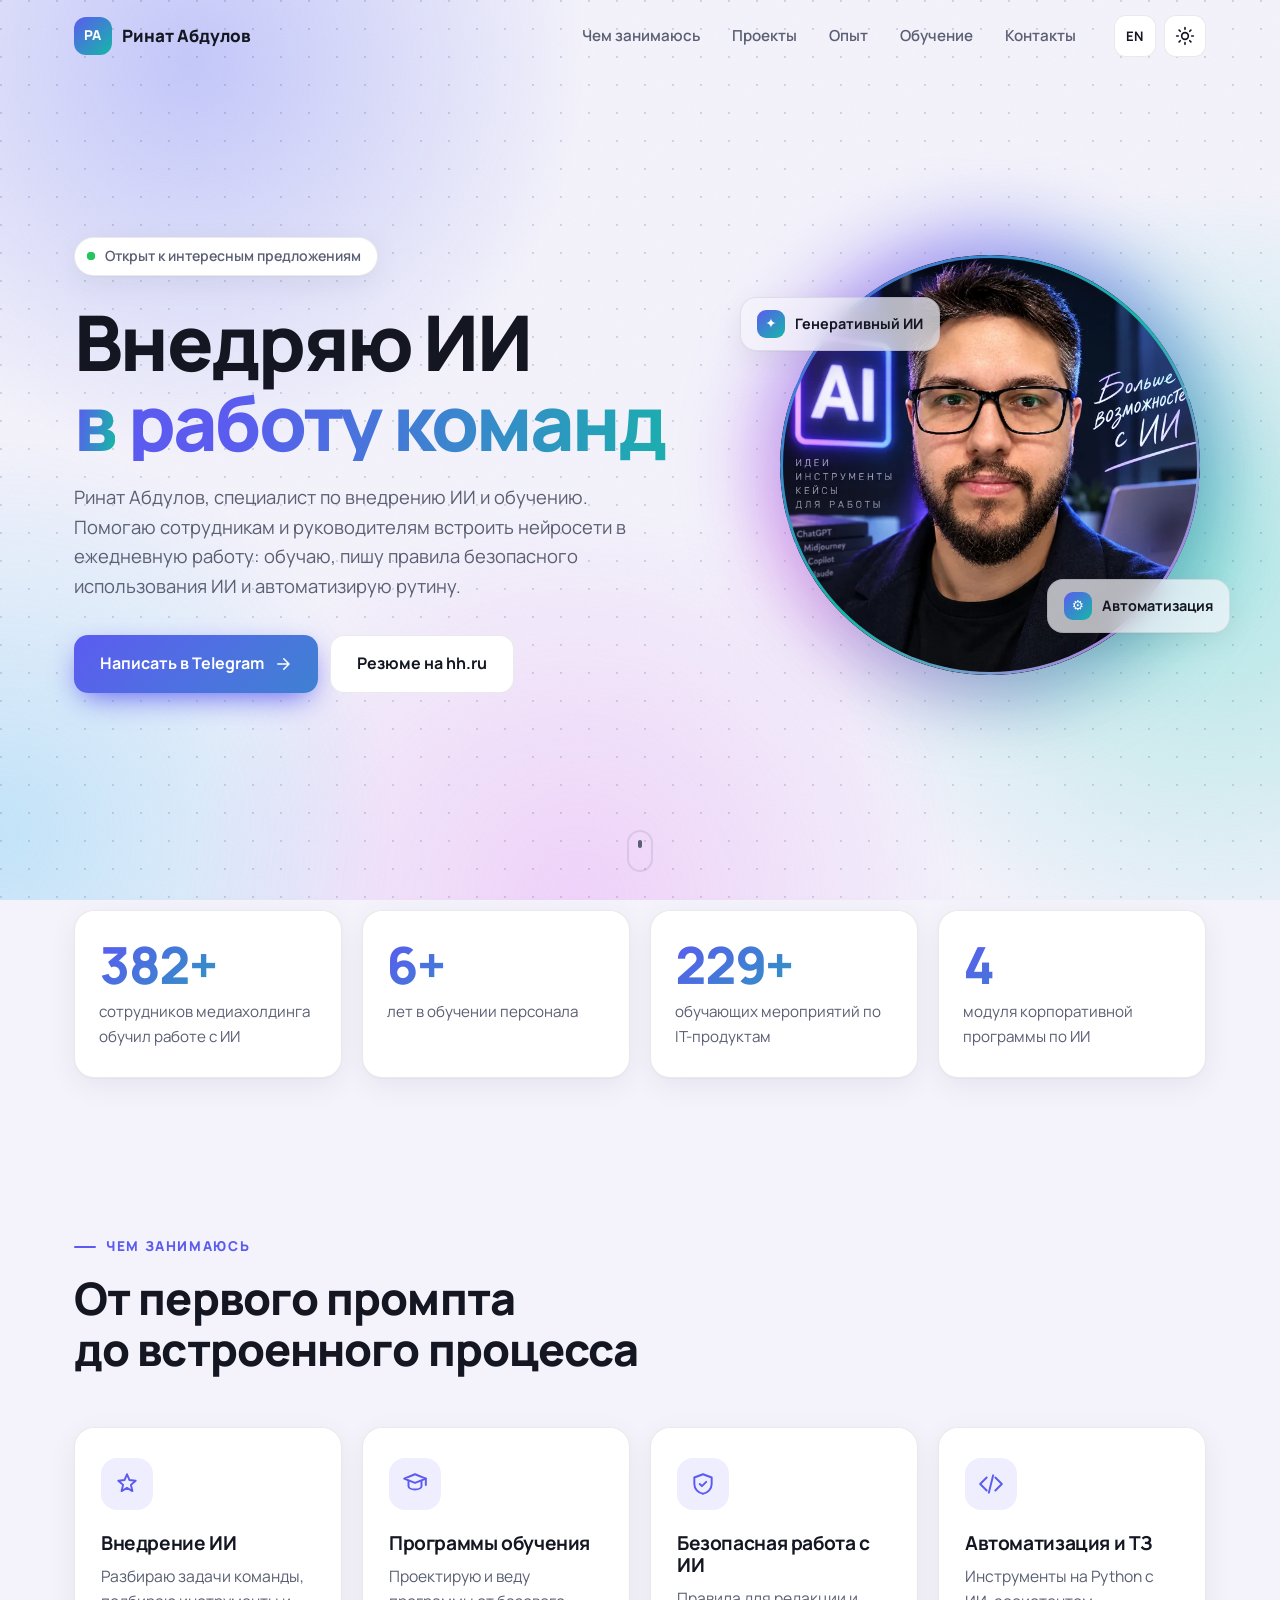
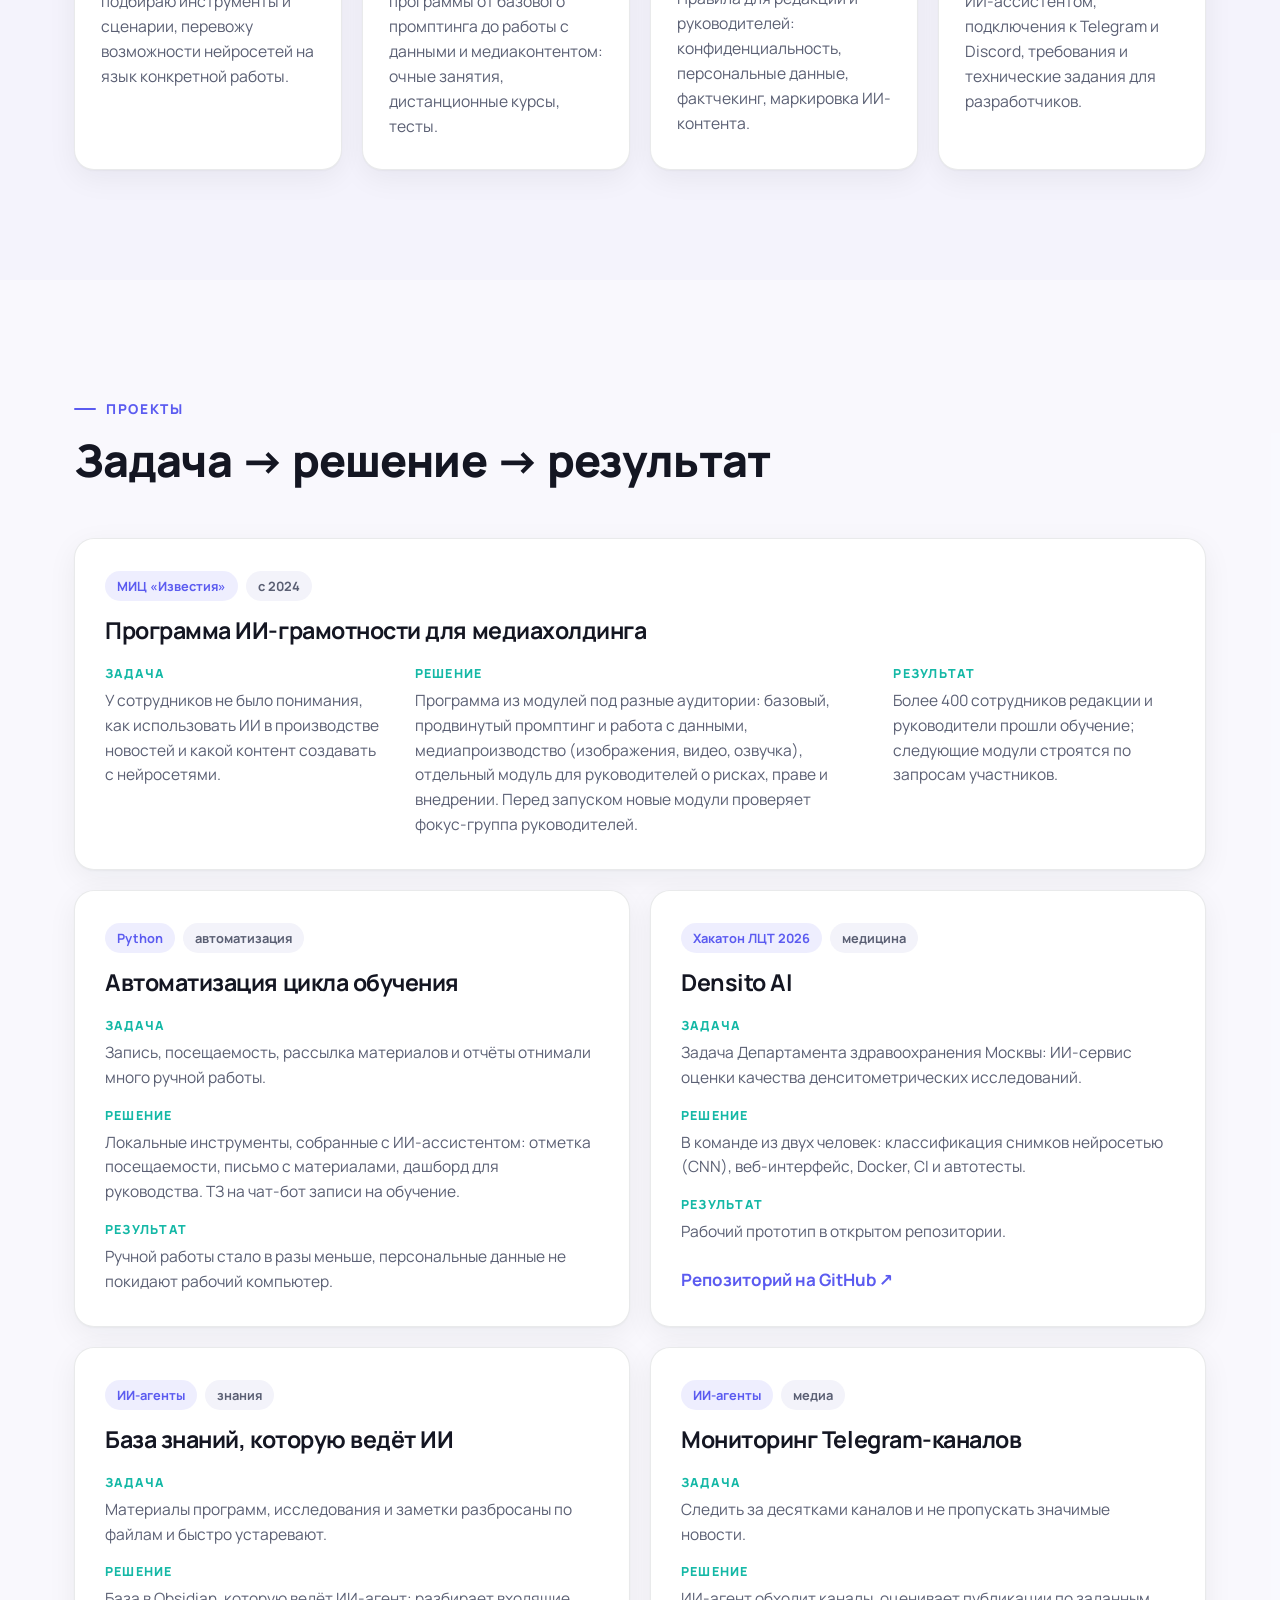
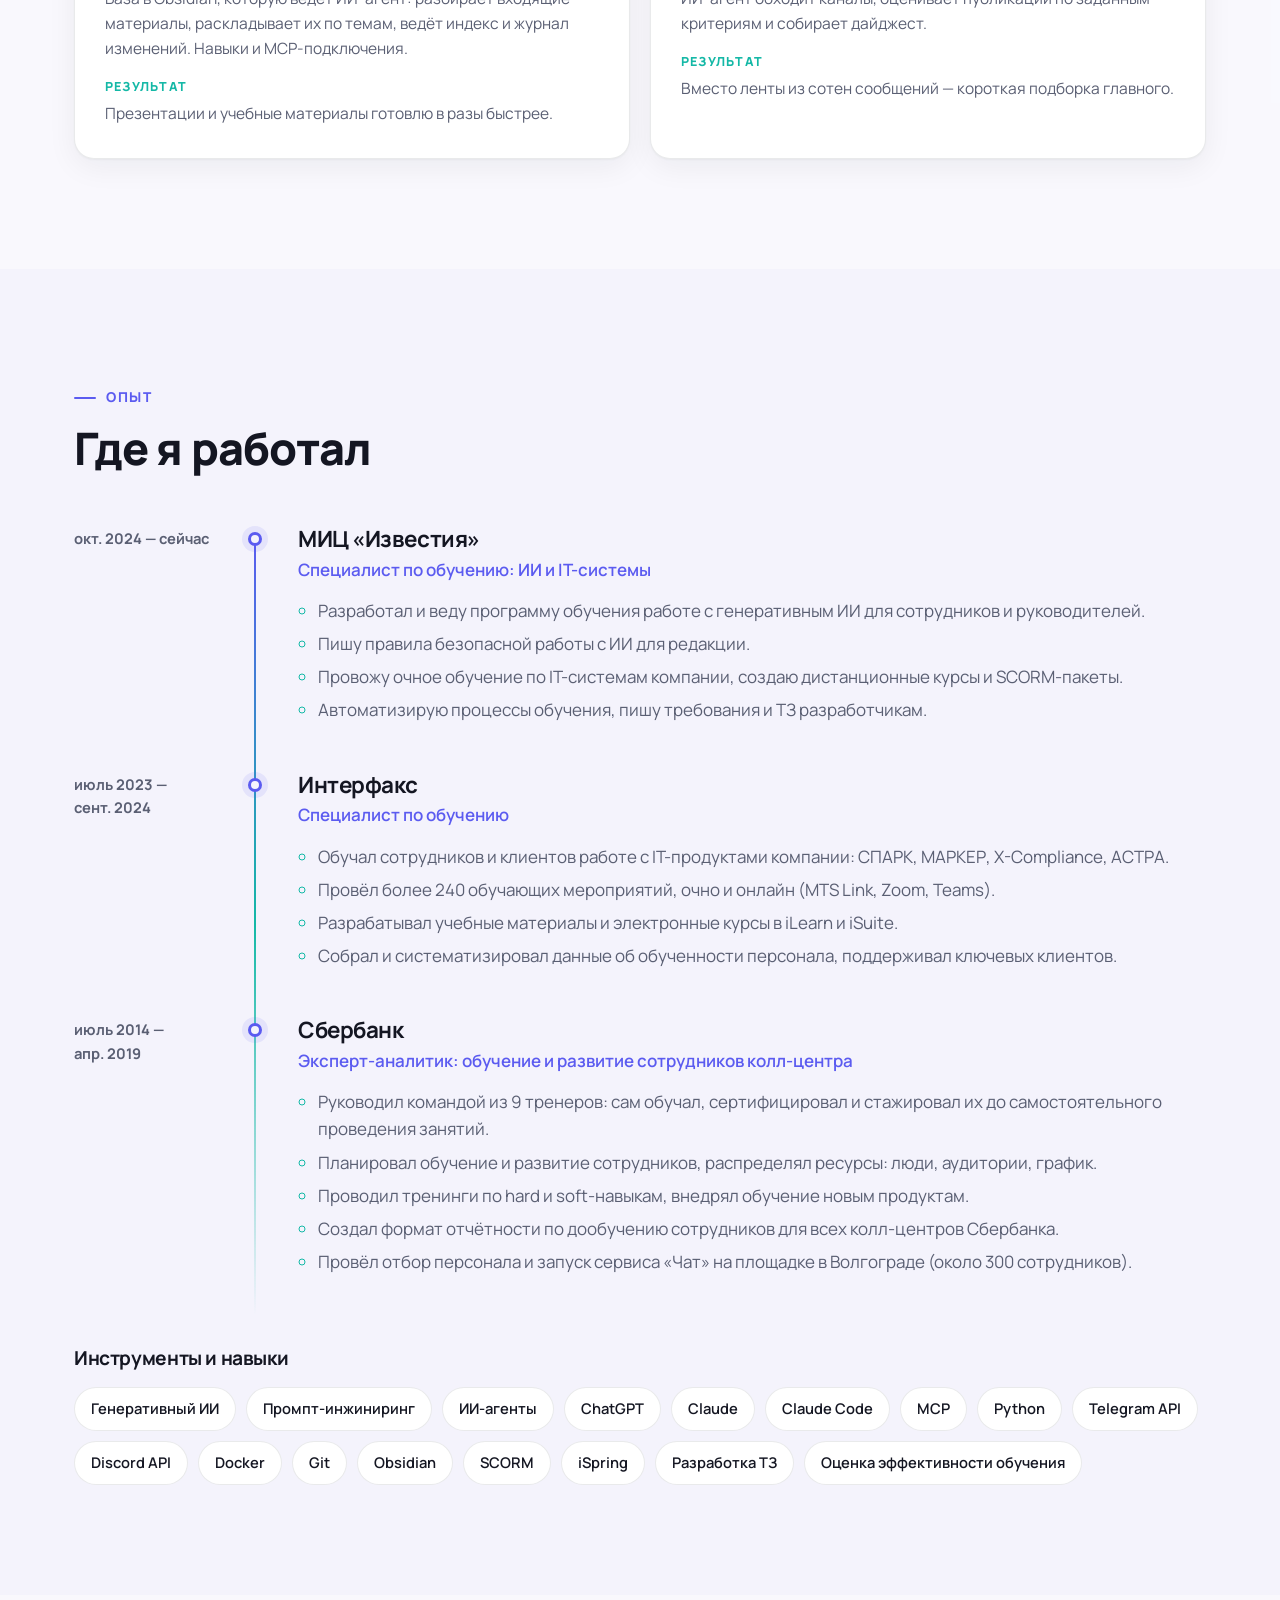
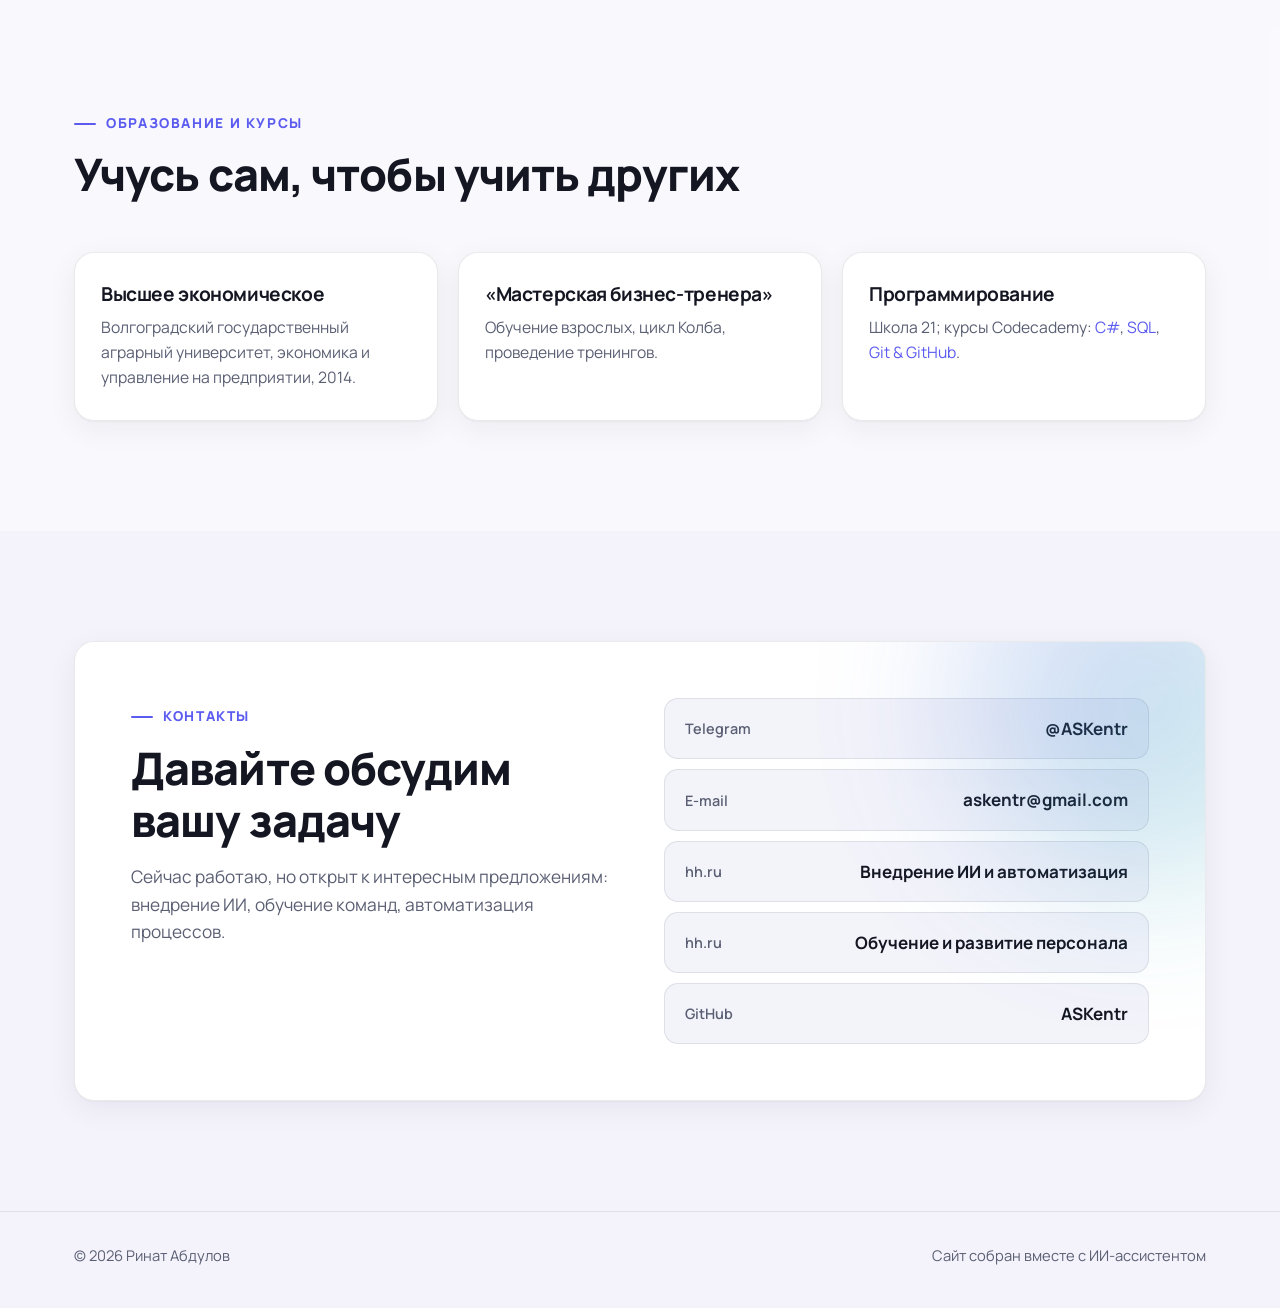
<file: index.html>
<!DOCTYPE html>
<html lang="ru">
<head>
    <meta charset="UTF-8">
    <meta name="viewport" content="width=device-width, initial-scale=1.0">
    <title>Ринат Абдулов — внедрение ИИ и обучение</title>
    <meta name="description" content="Специалист по внедрению ИИ и обучению. Обучаю сотрудников и руководителей работе с нейросетями, пишу правила безопасного использования ИИ и автоматизирую рутину.">
    <meta name="theme-color" content="#5b5bf0">

    <meta property="og:type" content="website">
    <meta property="og:url" content="https://askentr.github.io/">
    <meta property="og:title" content="Ринат Абдулов — внедрение ИИ и обучение">
    <meta property="og:description" content="Помогаю командам встроить нейросети в ежедневную работу: обучение, правила безопасной работы с ИИ, автоматизация.">
    <meta property="og:image" content="https://askentr.github.io/images/og.jpg">
    <meta property="og:locale" content="ru_RU">
    <link rel="alternate" hreflang="ru" href="https://askentr.github.io/">
    <link rel="alternate" hreflang="en" href="https://askentr.github.io/en/">
    <meta name="twitter:card" content="summary_large_image">

    <link rel="icon" href="data:image/svg+xml,%3Csvg xmlns='http://www.w3.org/2000/svg' viewBox='0 0 64 64'%3E%3Cdefs%3E%3ClinearGradient id='g' x1='0' y1='0' x2='1' y2='1'%3E%3Cstop offset='0' stop-color='%235b5bf0'/%3E%3Cstop offset='1' stop-color='%2314b8a6'/%3E%3C/linearGradient%3E%3C/defs%3E%3Crect width='64' height='64' rx='16' fill='url(%23g)'/%3E%3Ctext x='32' y='42' font-family='Arial' font-weight='700' font-size='26' text-anchor='middle' fill='white'%3E%D0%A0%D0%90%3C/text%3E%3C/svg%3E">

    <link rel="preconnect" href="https://fonts.googleapis.com">
    <link rel="preconnect" href="https://fonts.gstatic.com" crossorigin>
    <link href="https://fonts.googleapis.com/css2?family=Manrope:wght@400;500;600;700;800&display=swap" rel="stylesheet">
    <link rel="stylesheet" href="style.css">

    <script>
        // Тема применяется до отрисовки, чтобы не было вспышки
        document.documentElement.classList.add('js');
        try {
            const saved = localStorage.getItem('theme');
            if (saved) document.documentElement.dataset.theme = saved;
        } catch (e) {}
    </script>

    <script type="application/ld+json">
    {
        "@context": "https://schema.org",
        "@type": "Person",
        "name": "Ринат Абдулов",
        "jobTitle": "Специалист по внедрению ИИ и обучению",
        "url": "https://askentr.github.io/",
        "email": "mailto:askentr@gmail.com",
        "sameAs": ["https://github.com/ASKentr", "https://t.me/ASKentr"]
    }
    </script>
</head>
<body>
<a class="skip-link" href="#main">К содержанию</a>
<div class="scroll-progress" aria-hidden="true"></div>
<div class="page-bg" aria-hidden="true">
    <span class="aurora aurora--1"></span>
    <span class="aurora aurora--2"></span>
    <span class="aurora aurora--3"></span>
    <span class="aurora aurora--4"></span>
    <span class="dots"></span>
    <span class="dots dots--lit"></span>
    <span class="noise"></span>
</div>

<header class="header">
    <div class="container header__inner">
        <a href="#top" class="logo" aria-label="Наверх">
            <span class="logo__mark">РА</span>
            <span class="logo__text">Ринат Абдулов</span>
        </a>
        <nav class="nav" id="nav" aria-label="Разделы">
            <a href="#services">Чем занимаюсь</a>
            <a href="#projects">Проекты</a>
            <a href="#experience">Опыт</a>
            <a href="#education">Обучение</a>
            <a href="#contacts">Контакты</a>
        </nav>
        <div class="header__actions">
            <a class="icon-btn lang-switch" href="en/" hreflang="en" lang="en" aria-label="English version">EN</a>
            <button class="icon-btn theme-toggle" type="button" aria-label="Сменить тему">
                <svg class="icon-sun" viewBox="0 0 24 24" width="20" height="20" fill="none" stroke="currentColor" stroke-width="2" stroke-linecap="round"><circle cx="12" cy="12" r="4"/><path d="M12 2v2M12 20v2M4.93 4.93l1.41 1.41M17.66 17.66l1.41 1.41M2 12h2M20 12h2M4.93 19.07l1.41-1.41M17.66 6.34l1.41-1.41"/></svg>
                <svg class="icon-moon" viewBox="0 0 24 24" width="20" height="20" fill="none" stroke="currentColor" stroke-width="2" stroke-linecap="round" stroke-linejoin="round"><path d="M21 12.79A9 9 0 1 1 11.21 3 7 7 0 0 0 21 12.79z"/></svg>
            </button>
            <button class="icon-btn menu-toggle" type="button" aria-label="Меню" aria-expanded="false" aria-controls="nav">
                <span></span><span></span>
            </button>
        </div>
    </div>
</header>

<main id="main">
    <!-- Первый экран -->
    <section class="hero" id="top">
        <div class="container hero__inner">
            <div class="hero__text">
                <p class="badge reveal"><span class="badge__dot"></span>Открыт к интересным предложениям</p>
                <h1 class="hero__title reveal">
                    Внедряю ИИ<br>
                    <span class="gradient-text">в</span>&nbsp;<span class="rotator gradient-text" data-words="работу команд|редакции|обучение|процессы|медиа">работу команд</span>
                </h1>
                <p class="hero__lead reveal">
                    Ринат Абдулов, специалист по внедрению ИИ и обучению.
                    Помогаю сотрудникам и руководителям встроить нейросети в ежедневную работу:
                    обучаю, пишу правила безопасного использования ИИ и автоматизирую рутину.
                </p>
                <div class="hero__cta reveal">
                    <a class="btn btn--primary magnetic" href="https://t.me/ASKentr" target="_blank" rel="noopener">
                        Написать в Telegram
                        <svg viewBox="0 0 24 24" width="18" height="18" fill="none" stroke="currentColor" stroke-width="2" stroke-linecap="round" stroke-linejoin="round"><path d="M5 12h14M13 5l7 7-7 7"/></svg>
                    </a>
                    <a class="btn btn--ghost magnetic" href="https://hh.ru/resume/75c9e748ff113522f00039ed1f586769555068" target="_blank" rel="noopener">Резюме на hh.ru</a>
                </div>
            </div>
            <div class="hero__photo reveal">
                <div class="photo-frame tilt">
                    <picture>
                        <source srcset="images/portrait.webp" type="image/webp">
                        <img src="images/portrait.jpg" width="720" height="720" alt="Ринат Абдулов">
                    </picture>
                </div>
                <div class="float-card float-card--a">
                    <span class="float-card__icon">✦</span>
                    <span>Генеративный ИИ</span>
                </div>
                <div class="float-card float-card--b">
                    <span class="float-card__icon">⚙</span>
                    <span>Автоматизация</span>
                </div>
            </div>
        </div>
        <a href="#stats" class="scroll-hint" aria-label="Листать вниз"><span></span></a>
    </section>

    <!-- Цифры -->
    <section class="stats" id="stats" aria-label="Коротко в цифрах">
        <div class="container stats__grid">
            <div class="stat reveal">
                <div class="stat__num"><span class="counter" data-to="400">400</span>+</div>
                <p>сотрудников медиахолдинга обучил работе с ИИ</p>
            </div>
            <div class="stat reveal">
                <div class="stat__num"><span class="counter" data-to="6">6</span>+</div>
                <p>лет в обучении персонала</p>
            </div>
            <div class="stat reveal">
                <div class="stat__num"><span class="counter" data-to="240">240</span>+</div>
                <p>обучающих мероприятий по IT-продуктам</p>
            </div>
            <div class="stat reveal">
                <div class="stat__num"><span class="counter" data-to="4">4</span></div>
                <p>модуля корпоративной программы по ИИ</p>
            </div>
        </div>
    </section>

    <!-- Компетенции -->
    <section class="section" id="services">
        <div class="container">
            <div class="section__head reveal">
                <p class="eyebrow">Чем занимаюсь</p>
                <h2>От первого промпта до&nbsp;встроенного процесса</h2>
            </div>
            <div class="cards cards--4">
                <article class="card spotlight reveal">
                    <div class="card__icon">
                        <svg viewBox="0 0 24 24" fill="none" stroke="currentColor" stroke-width="1.8" stroke-linecap="round" stroke-linejoin="round"><path d="M12 3l2.2 5.3L20 9l-4.4 3.8L17 18.5 12 15.6 7 18.5l1.4-5.7L4 9l5.8-.7z"/></svg>
                    </div>
                    <h3>Внедрение ИИ</h3>
                    <p>Разбираю задачи команды, подбираю инструменты и сценарии, перевожу возможности нейросетей на язык конкретной работы.</p>
                </article>
                <article class="card spotlight reveal">
                    <div class="card__icon">
                        <svg viewBox="0 0 24 24" fill="none" stroke="currentColor" stroke-width="1.8" stroke-linecap="round" stroke-linejoin="round"><path d="M2 7l10-4 10 4-10 4z"/><path d="M6 9v5c0 1.7 2.7 3 6 3s6-1.3 6-3V9"/><path d="M22 7v6"/></svg>
                    </div>
                    <h3>Программы обучения</h3>
                    <p>Проектирую и веду программы от базового промптинга до работы с данными и медиаконтентом: очные занятия, дистанционные курсы, тесты.</p>
                </article>
                <article class="card spotlight reveal">
                    <div class="card__icon">
                        <svg viewBox="0 0 24 24" fill="none" stroke="currentColor" stroke-width="1.8" stroke-linecap="round" stroke-linejoin="round"><path d="M12 3l8 3v6c0 4.5-3.4 8.3-8 9-4.6-.7-8-4.5-8-9V6z"/><path d="M9 12l2 2 4-4"/></svg>
                    </div>
                    <h3>Безопасная работа с ИИ</h3>
                    <p>Правила для редакции и руководителей: конфиденциальность, персональные данные, фактчекинг, маркировка ИИ-контента.</p>
                </article>
                <article class="card spotlight reveal">
                    <div class="card__icon">
                        <svg viewBox="0 0 24 24" fill="none" stroke="currentColor" stroke-width="1.8" stroke-linecap="round" stroke-linejoin="round"><path d="M8 6l-6 6 6 6M16 6l6 6-6 6M14 4l-4 16"/></svg>
                    </div>
                    <h3>Автоматизация и ТЗ</h3>
                    <p>Инструменты на Python с ИИ-ассистентом, подключения к Telegram и Discord, требования и технические задания для разработчиков.</p>
                </article>
            </div>
        </div>
    </section>

    <!-- Проекты -->
    <section class="section section--alt" id="projects">
        <div class="container">
            <div class="section__head reveal">
                <p class="eyebrow">Проекты</p>
                <h2>Задача → решение → результат</h2>
            </div>

            <div class="cases">
                <article class="case case--wide spotlight reveal">
                    <div class="case__meta"><span class="tag">МИЦ «Известия»</span><span class="tag tag--soft">с 2024</span></div>
                    <h3>Программа ИИ-грамотности для медиахолдинга</h3>
                    <dl class="case__steps">
                        <div><dt>Задача</dt><dd>У сотрудников не было понимания, как использовать ИИ в производстве новостей и какой контент создавать с нейросетями.</dd></div>
                        <div><dt>Решение</dt><dd>Программа из модулей под разные аудитории: базовый, продвинутый промптинг и работа с данными, медиапроизводство (изображения, видео, озвучка), отдельный модуль для руководителей о рисках, праве и внедрении. Перед запуском новые модули проверяет фокус-группа руководителей.</dd></div>
                        <div><dt>Результат</dt><dd>Более 400 сотрудников редакции и руководители прошли обучение; следующие модули строятся по запросам участников.</dd></div>
                    </dl>
                </article>

                <article class="case spotlight reveal">
                    <div class="case__meta"><span class="tag">Python</span><span class="tag tag--soft">автоматизация</span></div>
                    <h3>Автоматизация цикла обучения</h3>
                    <dl class="case__steps">
                        <div><dt>Задача</dt><dd>Запись, посещаемость, рассылка материалов и отчёты отнимали много ручной работы.</dd></div>
                        <div><dt>Решение</dt><dd>Локальные инструменты, собранные с ИИ-ассистентом: отметка посещаемости, письмо с материалами, дашборд для руководства. ТЗ на чат-бот записи на обучение.</dd></div>
                        <div><dt>Результат</dt><dd>Ручной работы стало в разы меньше, персональные данные не покидают рабочий компьютер.</dd></div>
                    </dl>
                </article>

                <article class="case spotlight reveal">
                    <div class="case__meta"><span class="tag">Хакатон ЛЦТ 2026</span><span class="tag tag--soft">медицина</span></div>
                    <h3>Densito AI</h3>
                    <dl class="case__steps">
                        <div><dt>Задача</dt><dd>Задача Департамента здравоохранения Москвы: ИИ-сервис оценки качества денситометрических исследований.</dd></div>
                        <div><dt>Решение</dt><dd>В команде из двух человек: классификация снимков нейросетью (CNN), веб-интерфейс, Docker, CI и автотесты.</dd></div>
                        <div><dt>Результат</dt><dd>Рабочий прототип в открытом репозитории.</dd></div>
                    </dl>
                    <a class="case__link" href="https://github.com/ASKentr/densito-ai" target="_blank" rel="noopener">Репозиторий на GitHub <span aria-hidden="true">↗</span></a>
                </article>

                <article class="case spotlight reveal">
                    <div class="case__meta"><span class="tag">ИИ-агенты</span><span class="tag tag--soft">знания</span></div>
                    <h3>База знаний, которую ведёт ИИ</h3>
                    <dl class="case__steps">
                        <div><dt>Задача</dt><dd>Материалы программ, исследования и заметки разбросаны по файлам и быстро устаревают.</dd></div>
                        <div><dt>Решение</dt><dd>База в Obsidian, которую ведёт ИИ-агент: разбирает входящие материалы, раскладывает их по темам, ведёт индекс и журнал изменений. Навыки и MCP-подключения.</dd></div>
                        <div><dt>Результат</dt><dd>Презентации и учебные материалы готовлю в разы быстрее.</dd></div>
                    </dl>
                </article>

                <article class="case spotlight reveal">
                    <div class="case__meta"><span class="tag">ИИ-агенты</span><span class="tag tag--soft">медиа</span></div>
                    <h3>Мониторинг Telegram-каналов</h3>
                    <dl class="case__steps">
                        <div><dt>Задача</dt><dd>Следить за десятками каналов и не пропускать значимые новости.</dd></div>
                        <div><dt>Решение</dt><dd>ИИ-агент обходит каналы, оценивает публикации по заданным критериям и собирает дайджест.</dd></div>
                        <div><dt>Результат</dt><dd>Вместо ленты из сотен сообщений — короткая подборка главного.</dd></div>
                    </dl>
                </article>
            </div>
        </div>
    </section>

    <!-- Опыт -->
    <section class="section" id="experience">
        <div class="container">
            <div class="section__head reveal">
                <p class="eyebrow">Опыт</p>
                <h2>Где я работал</h2>
            </div>
            <ol class="timeline">
                <li class="timeline__item reveal">
                    <div class="timeline__date">окт. 2024 — сейчас</div>
                    <div class="timeline__body">
                        <h3>МИЦ «Известия»</h3>
                        <p class="timeline__role">Специалист по обучению: ИИ и IT-системы</p>
                        <ul>
                            <li>Разработал и веду программу обучения работе с генеративным ИИ для сотрудников и руководителей.</li>
                            <li>Пишу правила безопасной работы с ИИ для редакции.</li>
                            <li>Провожу очное обучение по IT-системам компании, создаю дистанционные курсы и SCORM-пакеты.</li>
                            <li>Автоматизирую процессы обучения, пишу требования и ТЗ разработчикам.</li>
                        </ul>
                    </div>
                </li>
                <li class="timeline__item reveal">
                    <div class="timeline__date">июль&nbsp;2023 — сент.&nbsp;2024</div>
                    <div class="timeline__body">
                        <h3>Интерфакс</h3>
                        <p class="timeline__role">Специалист по обучению</p>
                        <ul>
                            <li>Обучал сотрудников и клиентов работе с IT-продуктами компании: СПАРК, МАРКЕР, X-Compliance, АСТРА.</li>
                            <li>Провёл более 240 обучающих мероприятий, очно и онлайн (MTS Link, Zoom, Teams).</li>
                            <li>Разрабатывал учебные материалы и электронные курсы в iLearn и iSuite.</li>
                            <li>Собрал и систематизировал данные об обученности персонала, поддерживал ключевых клиентов.</li>
                        </ul>
                    </div>
                </li>
                <li class="timeline__item reveal">
                    <div class="timeline__date">июль&nbsp;2014 — апр.&nbsp;2019</div>
                    <div class="timeline__body">
                        <h3>Сбербанк</h3>
                        <p class="timeline__role">Эксперт-аналитик: обучение и развитие сотрудников колл-центра</p>
                        <ul>
                            <li>Руководил командой из 9 тренеров: сам обучал, сертифицировал и стажировал их до самостоятельного проведения занятий.</li>
                            <li>Планировал обучение и развитие сотрудников, распределял ресурсы: люди, аудитории, график.</li>
                            <li>Проводил тренинги по hard и soft-навыкам, внедрял обучение новым продуктам.</li>
                            <li>Создал формат отчётности по дообучению сотрудников для всех колл-центров Сбербанка.</li>
                            <li>Провёл отбор персонала и запуск сервиса «Чат» на площадке в Волгограде (около 300 сотрудников).</li>
                        </ul>
                    </div>
                </li>
            </ol>

            <div class="skills reveal">
                <h3>Инструменты и навыки</h3>
                <ul class="chips">
                    <li>Генеративный ИИ</li>
                    <li>Промпт-инжиниринг</li>
                    <li>ИИ-агенты</li>
                    <li>ChatGPT</li>
                    <li>Claude</li>
                    <li>Claude Code</li>
                    <li>MCP</li>
                    <li>Python</li>
                    <li>Telegram API</li>
                    <li>Discord API</li>
                    <li>Docker</li>
                    <li>Git</li>
                    <li>Obsidian</li>
                    <li>SCORM</li>
                    <li>iSpring</li>
                    <li>Разработка ТЗ</li>
                    <li>Оценка эффективности обучения</li>
                </ul>
            </div>
        </div>
    </section>

    <!-- Образование -->
    <section class="section section--alt" id="education">
        <div class="container">
            <div class="section__head reveal">
                <p class="eyebrow">Образование и курсы</p>
                <h2>Учусь сам, чтобы учить других</h2>
            </div>
            <div class="cards cards--3">
                <article class="card spotlight reveal">
                    <h3>Высшее экономическое</h3>
                    <p>Волгоградский государственный аграрный университет, экономика и управление на предприятии, 2014.</p>
                </article>
                <article class="card spotlight reveal">
                    <h3>«Мастерская бизнес-тренера»</h3>
                    <p>Обучение взрослых, цикл Колба, проведение тренингов.</p>
                </article>
                <article class="card spotlight reveal">
                    <h3>Программирование</h3>
                    <p>Школа 21; курсы Codecademy:
                        <a href="https://www.codecademy.com/profiles/1936660184/certificates/65f0ff88f4fc58e0536b3b51648dff24" target="_blank" rel="noopener">C#</a>,
                        <a href="https://www.codecademy.com/profiles/1936660184/certificates/042a4e5884e3eb6ea1f2a12be6abb851" target="_blank" rel="noopener">SQL</a>,
                        <a href="https://www.codecademy.com/profiles/1936660184/certificates/a8ab218d5950c29861635cc0bf12fd13" target="_blank" rel="noopener">Git&nbsp;&amp;&nbsp;GitHub</a>.
                    </p>
                </article>
            </div>
        </div>
    </section>

    <!-- Контакты -->
    <section class="section contacts" id="contacts">
        <div class="container">
            <div class="contact-card spotlight reveal">
                <div class="contact-card__text">
                    <p class="eyebrow">Контакты</p>
                    <h2>Давайте обсудим вашу задачу</h2>
                    <p>Сейчас работаю, но открыт к интересным предложениям: внедрение ИИ, обучение команд, автоматизация процессов.</p>
                </div>
                <ul class="contact-list">
                    <li>
                        <a href="https://t.me/ASKentr" target="_blank" rel="noopener" class="contact-link">
                            <span class="contact-link__label">Telegram</span>
                            <span class="contact-link__value">@ASKentr</span>
                        </a>
                    </li>
                    <li>
                        <a href="mailto:askentr@gmail.com" class="contact-link">
                            <span class="contact-link__label">E-mail</span>
                            <span class="contact-link__value">askentr@gmail.com</span>
                        </a>
                    </li>
                    <li>
                        <a href="https://hh.ru/resume/75c9e748ff113522f00039ed1f586769555068" target="_blank" rel="noopener" class="contact-link">
                            <span class="contact-link__label">hh.ru</span>
                            <span class="contact-link__value">Внедрение ИИ и автоматизация</span>
                        </a>
                    </li>
                    <li>
                        <a href="https://hh.ru/resume/5f55b0a7ff0bb2af4e0039ed1f564c78624337" target="_blank" rel="noopener" class="contact-link">
                            <span class="contact-link__label">hh.ru</span>
                            <span class="contact-link__value">Обучение и развитие персонала</span>
                        </a>
                    </li>
                    <li>
                        <a href="https://github.com/ASKentr" target="_blank" rel="noopener" class="contact-link">
                            <span class="contact-link__label">GitHub</span>
                            <span class="contact-link__value">ASKentr</span>
                        </a>
                    </li>
                </ul>
            </div>
        </div>
    </section>
</main>

<footer class="footer">
    <div class="container footer__inner">
        <p>© <span id="year">2026</span> Ринат Абдулов</p>
        <p class="footer__note">Сайт собран вместе с ИИ-ассистентом</p>
    </div>
</footer>

<script src="script.js" defer></script>
</body>
</html>
</file>
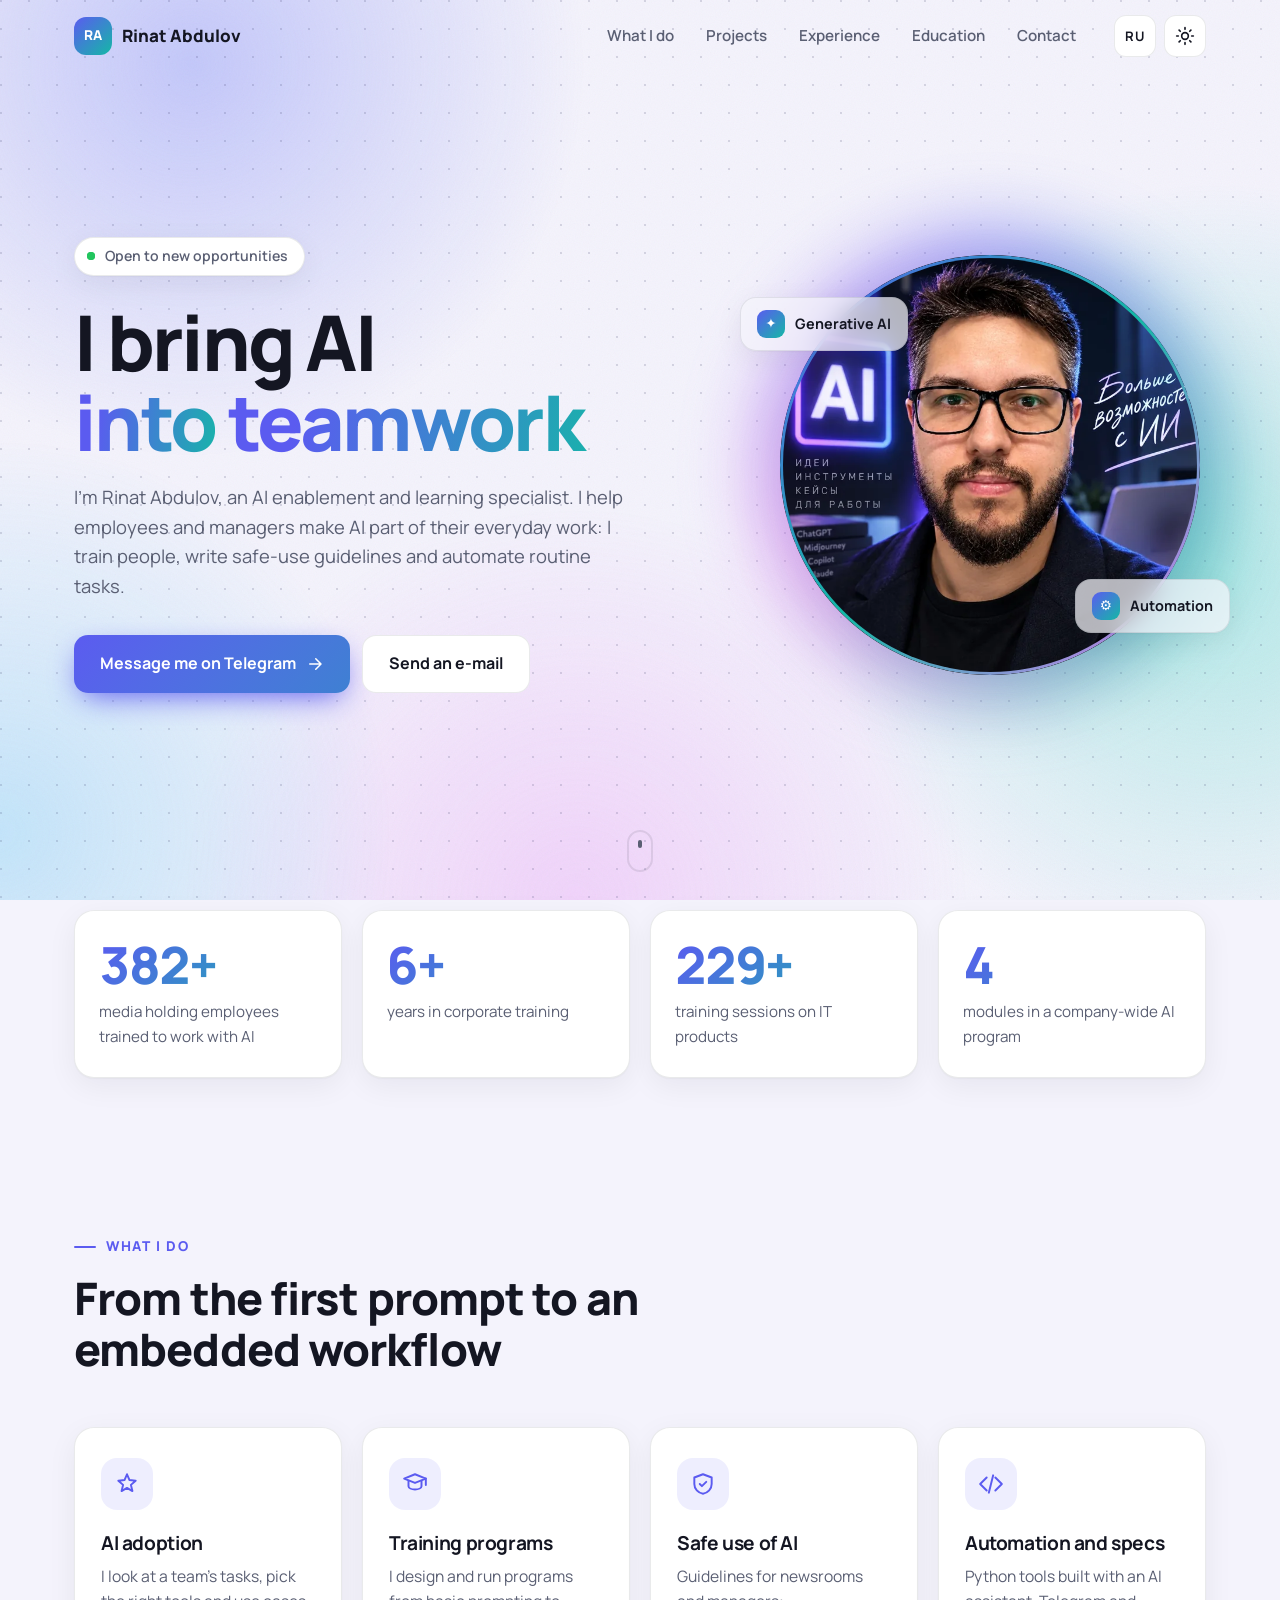
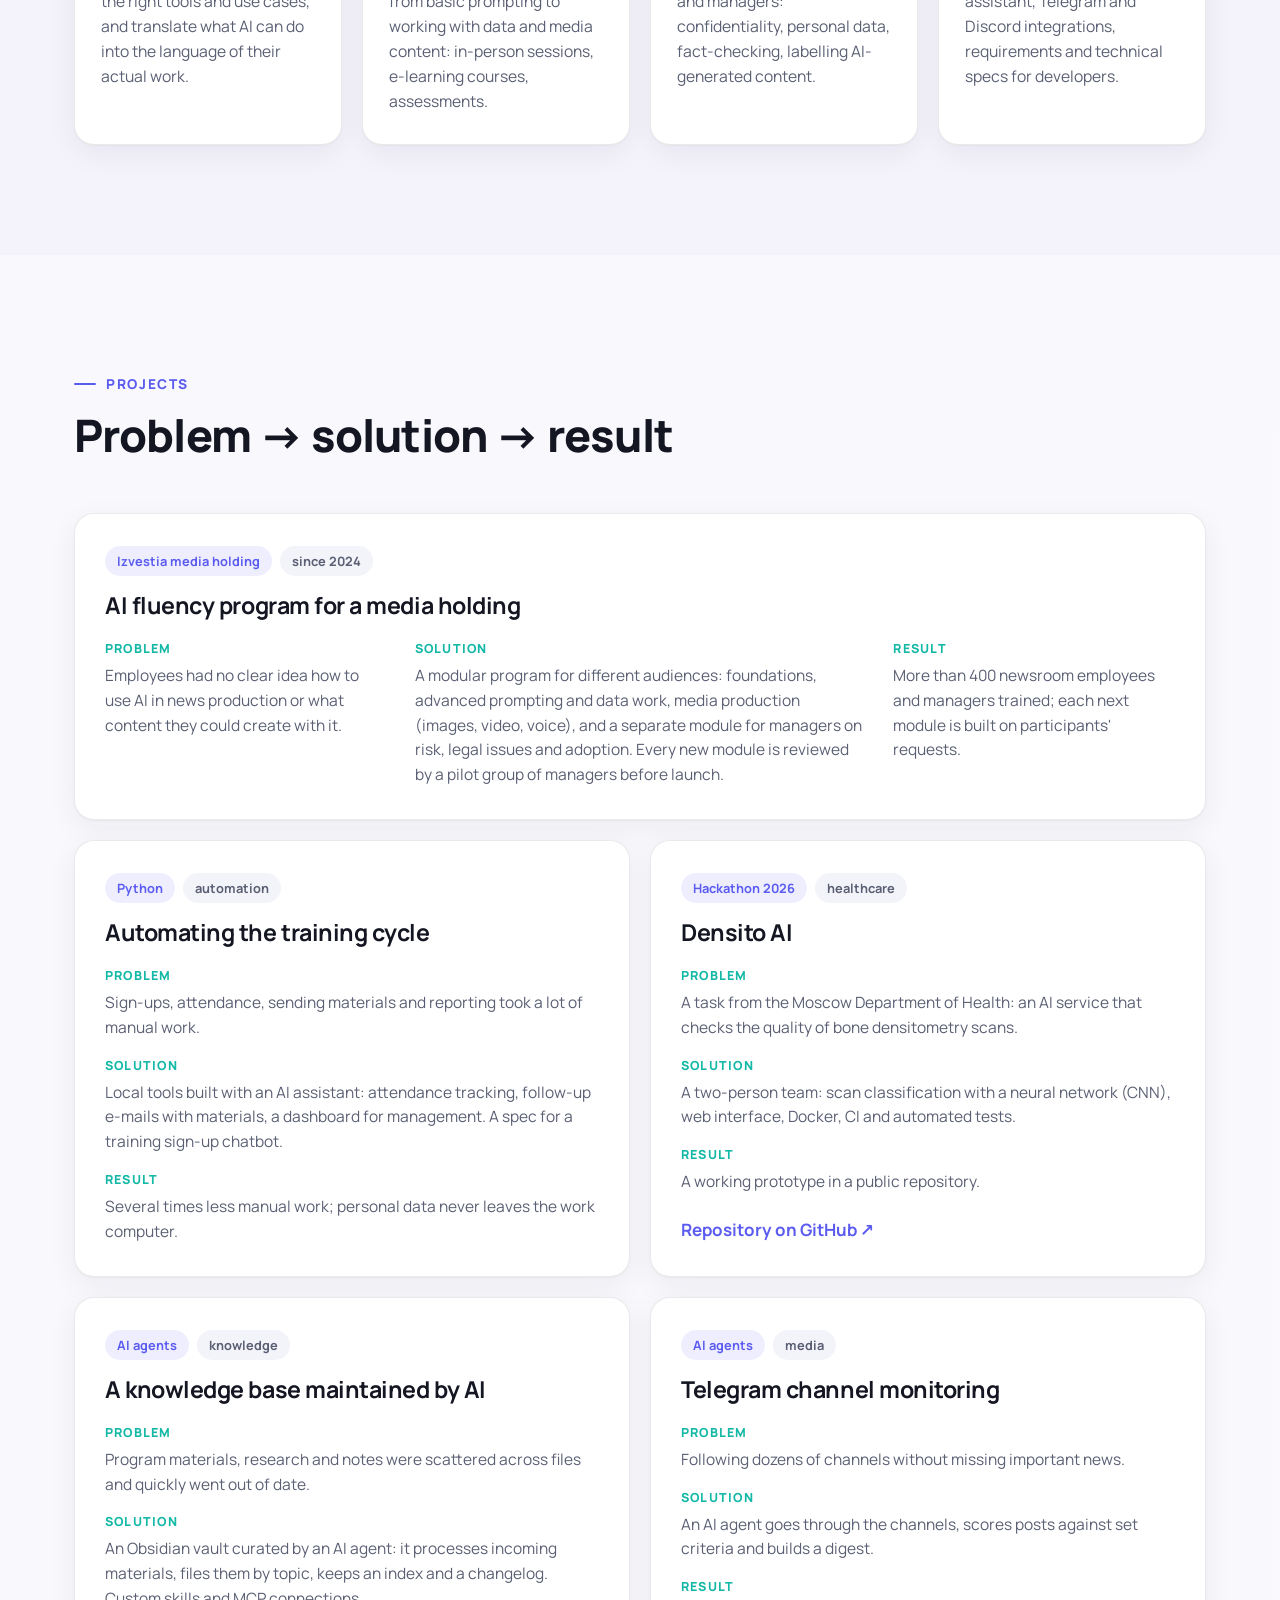
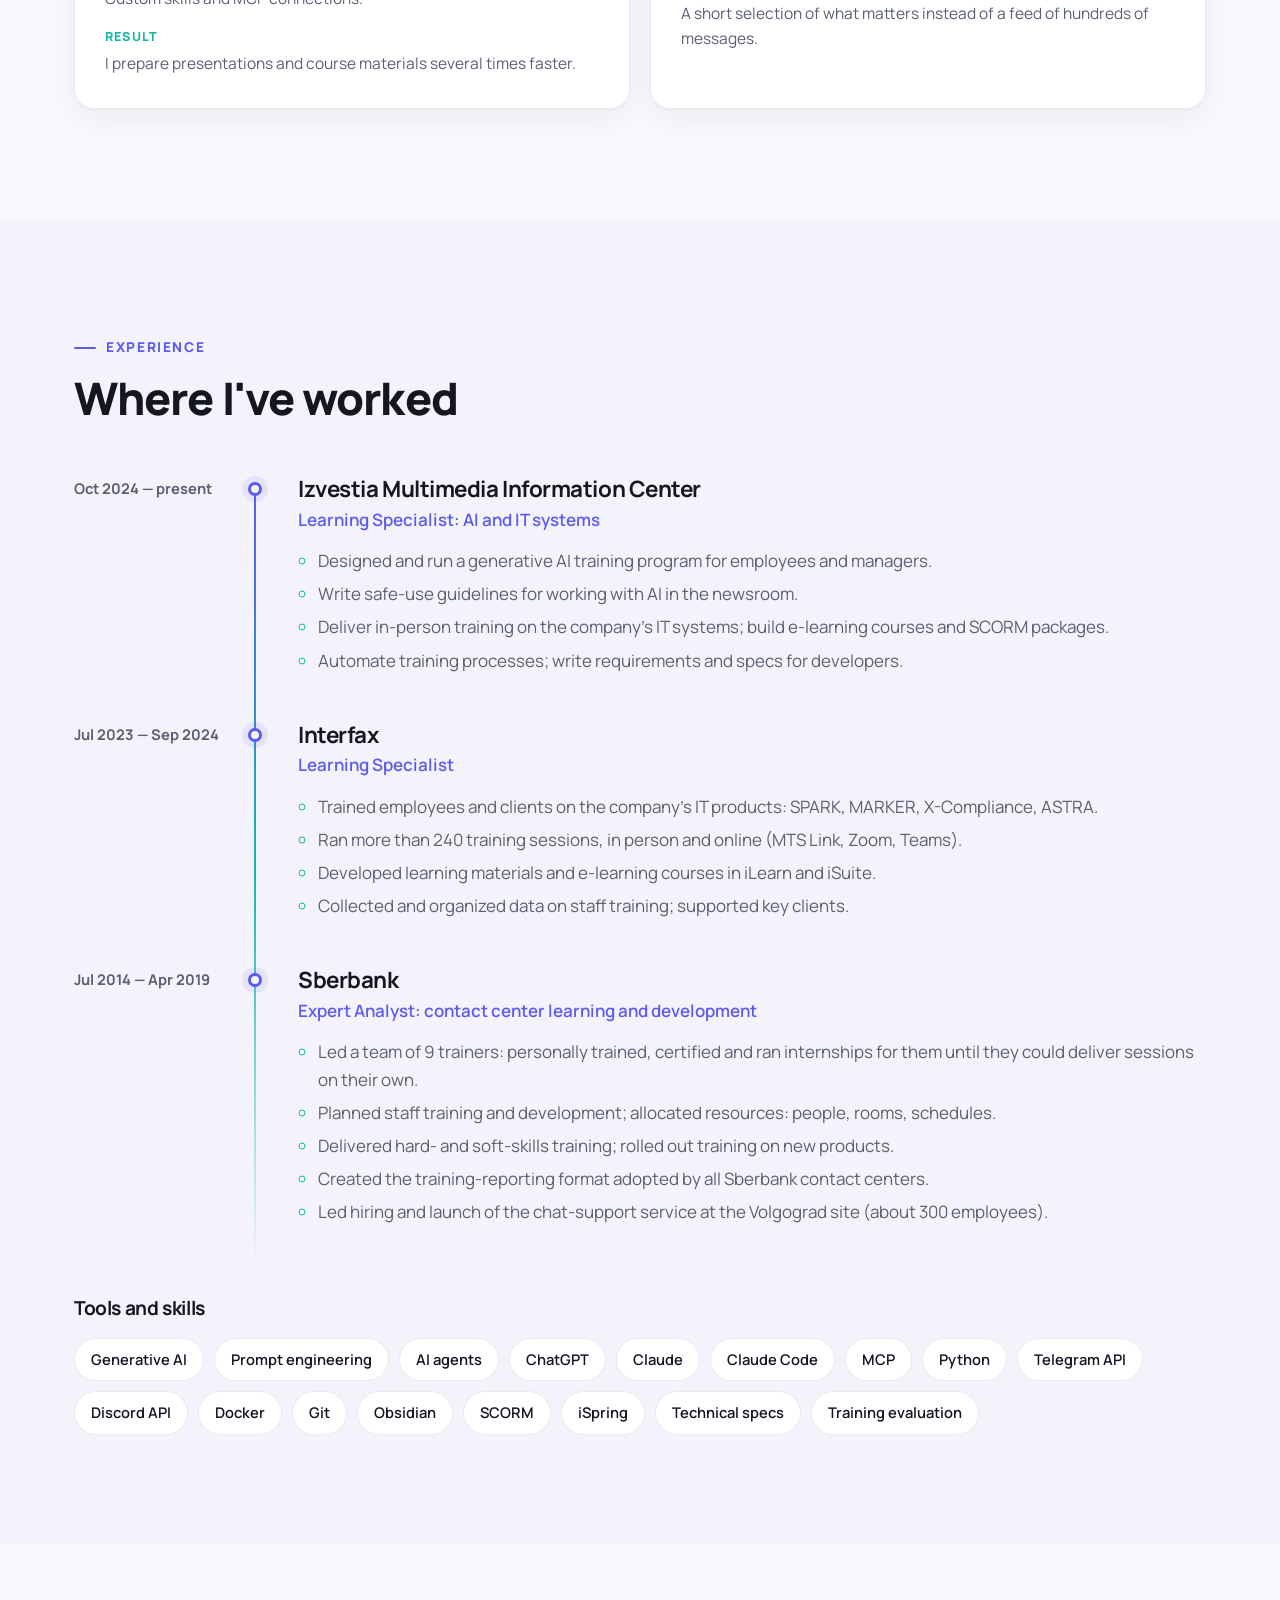
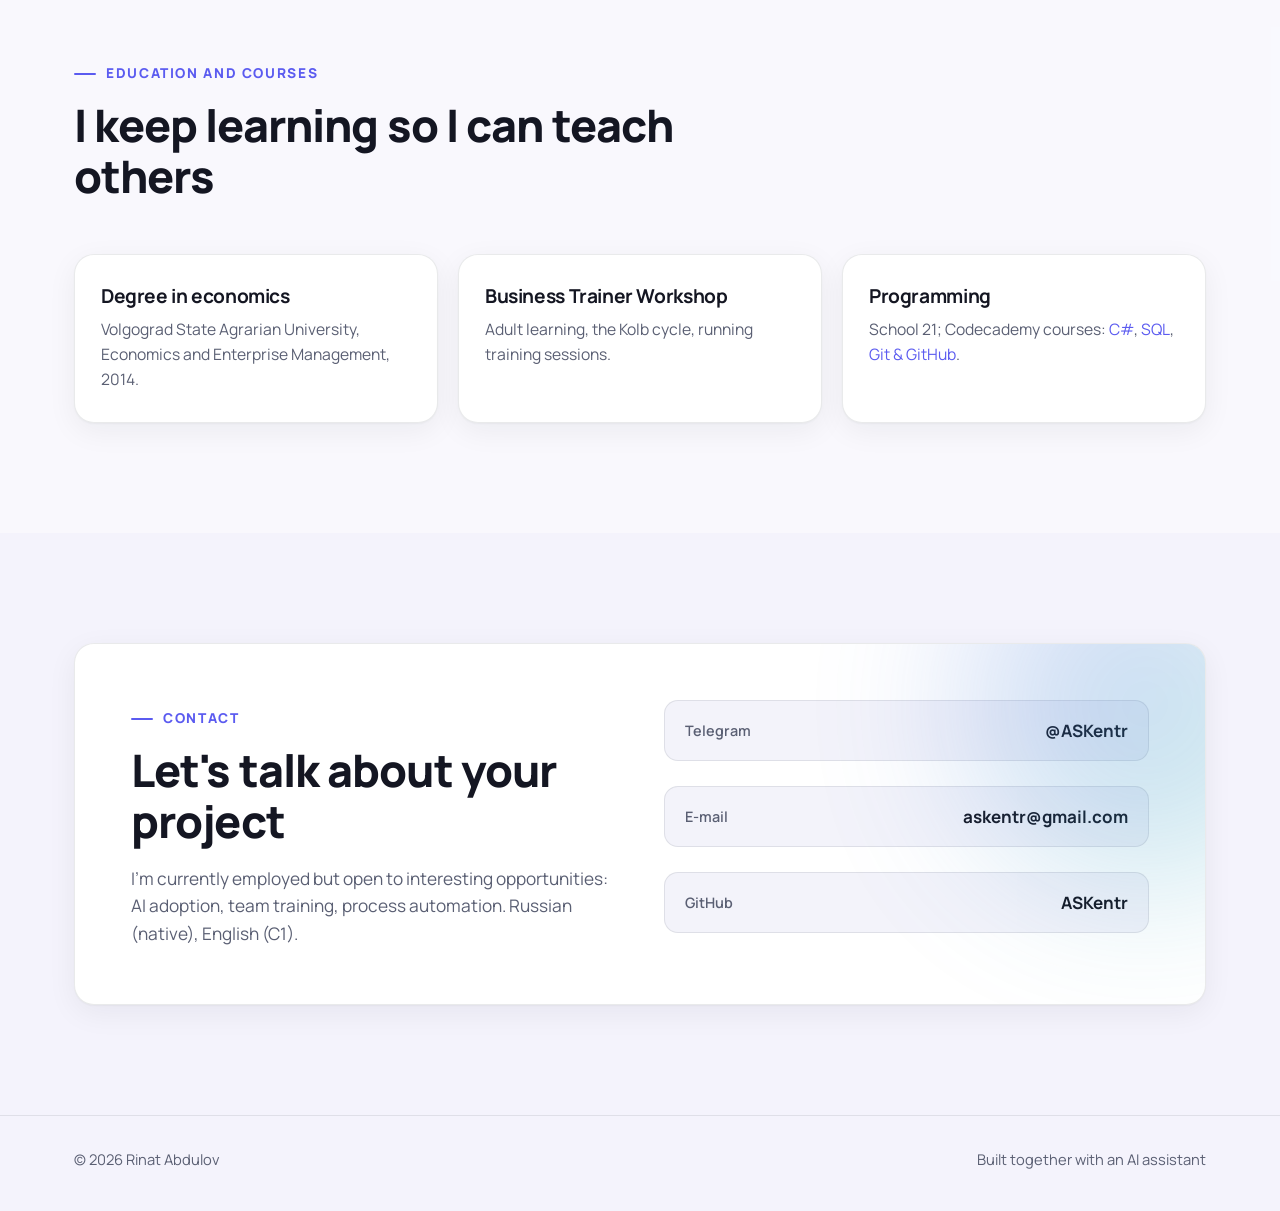
<file: en/index.html>
<!DOCTYPE html>
<html lang="en">
<head>
    <meta charset="UTF-8">
    <meta name="viewport" content="width=device-width, initial-scale=1.0">
    <title>Rinat Abdulov — AI enablement and training</title>
    <meta name="description" content="AI enablement and learning specialist. I teach employees and managers to work with AI, write safe-use guidelines and automate routine work.">
    <meta name="theme-color" content="#5b5bf0">

    <meta property="og:type" content="website">
    <meta property="og:url" content="https://askentr.github.io/en/">
    <meta property="og:title" content="Rinat Abdulov — AI enablement and training">
    <meta property="og:description" content="I help teams build AI into their everyday work: training, safe-use guidelines, automation.">
    <meta property="og:image" content="https://askentr.github.io/images/og.jpg">
    <meta property="og:locale" content="en_US">
    <meta name="twitter:card" content="summary_large_image">
    <link rel="alternate" hreflang="ru" href="https://askentr.github.io/">
    <link rel="alternate" hreflang="en" href="https://askentr.github.io/en/">

    <link rel="icon" href="data:image/svg+xml,%3Csvg xmlns='http://www.w3.org/2000/svg' viewBox='0 0 64 64'%3E%3Cdefs%3E%3ClinearGradient id='g' x1='0' y1='0' x2='1' y2='1'%3E%3Cstop offset='0' stop-color='%235b5bf0'/%3E%3Cstop offset='1' stop-color='%2314b8a6'/%3E%3C/linearGradient%3E%3C/defs%3E%3Crect width='64' height='64' rx='16' fill='url(%23g)'/%3E%3Ctext x='32' y='42' font-family='Arial' font-weight='700' font-size='26' text-anchor='middle' fill='white'%3ERA%3C/text%3E%3C/svg%3E">

    <link rel="preconnect" href="https://fonts.googleapis.com">
    <link rel="preconnect" href="https://fonts.gstatic.com" crossorigin>
    <link href="https://fonts.googleapis.com/css2?family=Manrope:wght@400;500;600;700;800&display=swap" rel="stylesheet">
    <link rel="stylesheet" href="../style.css">

    <script>
        // Theme is applied before paint to avoid a flash
        document.documentElement.classList.add('js');
        try {
            const saved = localStorage.getItem('theme');
            if (saved) document.documentElement.dataset.theme = saved;
        } catch (e) {}
    </script>

    <script type="application/ld+json">
    {
        "@context": "https://schema.org",
        "@type": "Person",
        "name": "Rinat Abdulov",
        "jobTitle": "AI Enablement and Learning Specialist",
        "url": "https://askentr.github.io/en/",
        "email": "mailto:askentr@gmail.com",
        "sameAs": ["https://github.com/ASKentr", "https://t.me/ASKentr"]
    }
    </script>
</head>
<body>
<a class="skip-link" href="#main">Skip to content</a>
<div class="scroll-progress" aria-hidden="true"></div>
<div class="page-bg" aria-hidden="true">
    <span class="aurora aurora--1"></span>
    <span class="aurora aurora--2"></span>
    <span class="aurora aurora--3"></span>
    <span class="aurora aurora--4"></span>
    <span class="dots"></span>
    <span class="dots dots--lit"></span>
    <span class="noise"></span>
</div>

<header class="header">
    <div class="container header__inner">
        <a href="#top" class="logo" aria-label="Back to top">
            <span class="logo__mark">RA</span>
            <span class="logo__text">Rinat Abdulov</span>
        </a>
        <nav class="nav" id="nav" aria-label="Sections">
            <a href="#services">What I do</a>
            <a href="#projects">Projects</a>
            <a href="#experience">Experience</a>
            <a href="#education">Education</a>
            <a href="#contacts">Contact</a>
        </nav>
        <div class="header__actions">
            <a class="icon-btn lang-switch" href="../" hreflang="ru" lang="ru" aria-label="Русская версия">RU</a>
            <button class="icon-btn theme-toggle" type="button" aria-label="Toggle theme">
                <svg class="icon-sun" viewBox="0 0 24 24" width="20" height="20" fill="none" stroke="currentColor" stroke-width="2" stroke-linecap="round"><circle cx="12" cy="12" r="4"/><path d="M12 2v2M12 20v2M4.93 4.93l1.41 1.41M17.66 17.66l1.41 1.41M2 12h2M20 12h2M4.93 19.07l1.41-1.41M17.66 6.34l1.41-1.41"/></svg>
                <svg class="icon-moon" viewBox="0 0 24 24" width="20" height="20" fill="none" stroke="currentColor" stroke-width="2" stroke-linecap="round" stroke-linejoin="round"><path d="M21 12.79A9 9 0 1 1 11.21 3 7 7 0 0 0 21 12.79z"/></svg>
            </button>
            <button class="icon-btn menu-toggle" type="button" aria-label="Menu" aria-expanded="false" aria-controls="nav">
                <span></span><span></span>
            </button>
        </div>
    </div>
</header>

<main id="main">
    <!-- Hero -->
    <section class="hero" id="top">
        <div class="container hero__inner">
            <div class="hero__text">
                <p class="badge reveal"><span class="badge__dot"></span>Open to new opportunities</p>
                <h1 class="hero__title reveal">
                    I bring AI<br>
                    <span class="gradient-text">into</span>&nbsp;<span class="rotator gradient-text" data-words="teamwork|newsrooms|training|workflows|media">teamwork</span>
                </h1>
                <p class="hero__lead reveal">
                    I'm Rinat Abdulov, an AI enablement and learning specialist.
                    I help employees and managers make AI part of their everyday work:
                    I train people, write safe-use guidelines and automate routine tasks.
                </p>
                <div class="hero__cta reveal">
                    <a class="btn btn--primary magnetic" href="https://t.me/ASKentr" target="_blank" rel="noopener">
                        Message me on Telegram
                        <svg viewBox="0 0 24 24" width="18" height="18" fill="none" stroke="currentColor" stroke-width="2" stroke-linecap="round" stroke-linejoin="round"><path d="M5 12h14M13 5l7 7-7 7"/></svg>
                    </a>
                    <a class="btn btn--ghost magnetic" href="mailto:askentr@gmail.com">Send an e-mail</a>
                </div>
            </div>
            <div class="hero__photo reveal">
                <div class="photo-frame tilt">
                    <picture>
                        <source srcset="../images/portrait.webp" type="image/webp">
                        <img src="../images/portrait.jpg" width="720" height="720" alt="Rinat Abdulov">
                    </picture>
                </div>
                <div class="float-card float-card--a">
                    <span class="float-card__icon">✦</span>
                    <span>Generative AI</span>
                </div>
                <div class="float-card float-card--b">
                    <span class="float-card__icon">⚙</span>
                    <span>Automation</span>
                </div>
            </div>
        </div>
        <a href="#stats" class="scroll-hint" aria-label="Scroll down"><span></span></a>
    </section>

    <!-- Numbers -->
    <section class="stats" id="stats" aria-label="At a glance">
        <div class="container stats__grid">
            <div class="stat reveal">
                <div class="stat__num"><span class="counter" data-to="400">400</span>+</div>
                <p>media holding employees trained to work with AI</p>
            </div>
            <div class="stat reveal">
                <div class="stat__num"><span class="counter" data-to="6">6</span>+</div>
                <p>years in corporate training</p>
            </div>
            <div class="stat reveal">
                <div class="stat__num"><span class="counter" data-to="240">240</span>+</div>
                <p>training sessions on IT products</p>
            </div>
            <div class="stat reveal">
                <div class="stat__num"><span class="counter" data-to="4">4</span></div>
                <p>modules in a company-wide AI program</p>
            </div>
        </div>
    </section>

    <!-- What I do -->
    <section class="section" id="services">
        <div class="container">
            <div class="section__head reveal">
                <p class="eyebrow">What I do</p>
                <h2>From the first prompt to&nbsp;an embedded workflow</h2>
            </div>
            <div class="cards cards--4">
                <article class="card spotlight reveal">
                    <div class="card__icon">
                        <svg viewBox="0 0 24 24" fill="none" stroke="currentColor" stroke-width="1.8" stroke-linecap="round" stroke-linejoin="round"><path d="M12 3l2.2 5.3L20 9l-4.4 3.8L17 18.5 12 15.6 7 18.5l1.4-5.7L4 9l5.8-.7z"/></svg>
                    </div>
                    <h3>AI adoption</h3>
                    <p>I look at a team's tasks, pick the right tools and use cases, and translate what AI can do into the language of their actual work.</p>
                </article>
                <article class="card spotlight reveal">
                    <div class="card__icon">
                        <svg viewBox="0 0 24 24" fill="none" stroke="currentColor" stroke-width="1.8" stroke-linecap="round" stroke-linejoin="round"><path d="M2 7l10-4 10 4-10 4z"/><path d="M6 9v5c0 1.7 2.7 3 6 3s6-1.3 6-3V9"/><path d="M22 7v6"/></svg>
                    </div>
                    <h3>Training programs</h3>
                    <p>I design and run programs from basic prompting to working with data and media content: in-person sessions, e-learning courses, assessments.</p>
                </article>
                <article class="card spotlight reveal">
                    <div class="card__icon">
                        <svg viewBox="0 0 24 24" fill="none" stroke="currentColor" stroke-width="1.8" stroke-linecap="round" stroke-linejoin="round"><path d="M12 3l8 3v6c0 4.5-3.4 8.3-8 9-4.6-.7-8-4.5-8-9V6z"/><path d="M9 12l2 2 4-4"/></svg>
                    </div>
                    <h3>Safe use of AI</h3>
                    <p>Guidelines for newsrooms and managers: confidentiality, personal data, fact-checking, labelling AI-generated content.</p>
                </article>
                <article class="card spotlight reveal">
                    <div class="card__icon">
                        <svg viewBox="0 0 24 24" fill="none" stroke="currentColor" stroke-width="1.8" stroke-linecap="round" stroke-linejoin="round"><path d="M8 6l-6 6 6 6M16 6l6 6-6 6M14 4l-4 16"/></svg>
                    </div>
                    <h3>Automation and specs</h3>
                    <p>Python tools built with an AI assistant, Telegram and Discord integrations, requirements and technical specs for developers.</p>
                </article>
            </div>
        </div>
    </section>

    <!-- Projects -->
    <section class="section section--alt" id="projects">
        <div class="container">
            <div class="section__head reveal">
                <p class="eyebrow">Projects</p>
                <h2>Problem → solution → result</h2>
            </div>

            <div class="cases">
                <article class="case case--wide spotlight reveal">
                    <div class="case__meta"><span class="tag">Izvestia media holding</span><span class="tag tag--soft">since 2024</span></div>
                    <h3>AI fluency program for a media holding</h3>
                    <dl class="case__steps">
                        <div><dt>Problem</dt><dd>Employees had no clear idea how to use AI in news production or what content they could create with it.</dd></div>
                        <div><dt>Solution</dt><dd>A modular program for different audiences: foundations, advanced prompting and data work, media production (images, video, voice), and a separate module for managers on risk, legal issues and adoption. Every new module is reviewed by a pilot group of managers before launch.</dd></div>
                        <div><dt>Result</dt><dd>More than 400 newsroom employees and managers trained; each next module is built on participants' requests.</dd></div>
                    </dl>
                </article>

                <article class="case spotlight reveal">
                    <div class="case__meta"><span class="tag">Python</span><span class="tag tag--soft">automation</span></div>
                    <h3>Automating the training cycle</h3>
                    <dl class="case__steps">
                        <div><dt>Problem</dt><dd>Sign-ups, attendance, sending materials and reporting took a lot of manual work.</dd></div>
                        <div><dt>Solution</dt><dd>Local tools built with an AI assistant: attendance tracking, follow-up e-mails with materials, a dashboard for management. A spec for a training sign-up chatbot.</dd></div>
                        <div><dt>Result</dt><dd>Several times less manual work; personal data never leaves the work computer.</dd></div>
                    </dl>
                </article>

                <article class="case spotlight reveal">
                    <div class="case__meta"><span class="tag">Hackathon 2026</span><span class="tag tag--soft">healthcare</span></div>
                    <h3>Densito AI</h3>
                    <dl class="case__steps">
                        <div><dt>Problem</dt><dd>A task from the Moscow Department of Health: an AI service that checks the quality of bone densitometry scans.</dd></div>
                        <div><dt>Solution</dt><dd>A two-person team: scan classification with a neural network (CNN), web interface, Docker, CI and automated tests.</dd></div>
                        <div><dt>Result</dt><dd>A working prototype in a public repository.</dd></div>
                    </dl>
                    <a class="case__link" href="https://github.com/ASKentr/densito-ai" target="_blank" rel="noopener">Repository on GitHub <span aria-hidden="true">↗</span></a>
                </article>

                <article class="case spotlight reveal">
                    <div class="case__meta"><span class="tag">AI agents</span><span class="tag tag--soft">knowledge</span></div>
                    <h3>A knowledge base maintained by AI</h3>
                    <dl class="case__steps">
                        <div><dt>Problem</dt><dd>Program materials, research and notes were scattered across files and quickly went out of date.</dd></div>
                        <div><dt>Solution</dt><dd>An Obsidian vault curated by an AI agent: it processes incoming materials, files them by topic, keeps an index and a changelog. Custom skills and MCP connections.</dd></div>
                        <div><dt>Result</dt><dd>I prepare presentations and course materials several times faster.</dd></div>
                    </dl>
                </article>

                <article class="case spotlight reveal">
                    <div class="case__meta"><span class="tag">AI agents</span><span class="tag tag--soft">media</span></div>
                    <h3>Telegram channel monitoring</h3>
                    <dl class="case__steps">
                        <div><dt>Problem</dt><dd>Following dozens of channels without missing important news.</dd></div>
                        <div><dt>Solution</dt><dd>An AI agent goes through the channels, scores posts against set criteria and builds a digest.</dd></div>
                        <div><dt>Result</dt><dd>A short selection of what matters instead of a feed of hundreds of messages.</dd></div>
                    </dl>
                </article>
            </div>
        </div>
    </section>

    <!-- Experience -->
    <section class="section" id="experience">
        <div class="container">
            <div class="section__head reveal">
                <p class="eyebrow">Experience</p>
                <h2>Where I've worked</h2>
            </div>
            <ol class="timeline">
                <li class="timeline__item reveal">
                    <div class="timeline__date">Oct 2024 — present</div>
                    <div class="timeline__body">
                        <h3>Izvestia Multimedia Information Center</h3>
                        <p class="timeline__role">Learning Specialist: AI and IT systems</p>
                        <ul>
                            <li>Designed and run a generative AI training program for employees and managers.</li>
                            <li>Write safe-use guidelines for working with AI in the newsroom.</li>
                            <li>Deliver in-person training on the company's IT systems; build e-learning courses and SCORM packages.</li>
                            <li>Automate training processes; write requirements and specs for developers.</li>
                        </ul>
                    </div>
                </li>
                <li class="timeline__item reveal">
                    <div class="timeline__date">Jul&nbsp;2023 — Sep&nbsp;2024</div>
                    <div class="timeline__body">
                        <h3>Interfax</h3>
                        <p class="timeline__role">Learning Specialist</p>
                        <ul>
                            <li>Trained employees and clients on the company's IT products: SPARK, MARKER, X-Compliance, ASTRA.</li>
                            <li>Ran more than 240 training sessions, in person and online (MTS Link, Zoom, Teams).</li>
                            <li>Developed learning materials and e-learning courses in iLearn and iSuite.</li>
                            <li>Collected and organized data on staff training; supported key clients.</li>
                        </ul>
                    </div>
                </li>
                <li class="timeline__item reveal">
                    <div class="timeline__date">Jul&nbsp;2014 — Apr&nbsp;2019</div>
                    <div class="timeline__body">
                        <h3>Sberbank</h3>
                        <p class="timeline__role">Expert Analyst: contact center learning and development</p>
                        <ul>
                            <li>Led a team of 9 trainers: personally trained, certified and ran internships for them until they could deliver sessions on their own.</li>
                            <li>Planned staff training and development; allocated resources: people, rooms, schedules.</li>
                            <li>Delivered hard- and soft-skills training; rolled out training on new products.</li>
                            <li>Created the training-reporting format adopted by all Sberbank contact centers.</li>
                            <li>Led hiring and launch of the chat-support service at the Volgograd site (about 300 employees).</li>
                        </ul>
                    </div>
                </li>
            </ol>

            <div class="skills reveal">
                <h3>Tools and skills</h3>
                <ul class="chips">
                    <li>Generative AI</li>
                    <li>Prompt engineering</li>
                    <li>AI agents</li>
                    <li>ChatGPT</li>
                    <li>Claude</li>
                    <li>Claude Code</li>
                    <li>MCP</li>
                    <li>Python</li>
                    <li>Telegram API</li>
                    <li>Discord API</li>
                    <li>Docker</li>
                    <li>Git</li>
                    <li>Obsidian</li>
                    <li>SCORM</li>
                    <li>iSpring</li>
                    <li>Technical specs</li>
                    <li>Training evaluation</li>
                </ul>
            </div>
        </div>
    </section>

    <!-- Education -->
    <section class="section section--alt" id="education">
        <div class="container">
            <div class="section__head reveal">
                <p class="eyebrow">Education and courses</p>
                <h2>I keep learning so I can teach others</h2>
            </div>
            <div class="cards cards--3">
                <article class="card spotlight reveal">
                    <h3>Degree in economics</h3>
                    <p>Volgograd State Agrarian University, Economics and Enterprise Management, 2014.</p>
                </article>
                <article class="card spotlight reveal">
                    <h3>Business Trainer Workshop</h3>
                    <p>Adult learning, the Kolb cycle, running training sessions.</p>
                </article>
                <article class="card spotlight reveal">
                    <h3>Programming</h3>
                    <p>School 21; Codecademy courses:
                        <a href="https://www.codecademy.com/profiles/1936660184/certificates/65f0ff88f4fc58e0536b3b51648dff24" target="_blank" rel="noopener">C#</a>,
                        <a href="https://www.codecademy.com/profiles/1936660184/certificates/042a4e5884e3eb6ea1f2a12be6abb851" target="_blank" rel="noopener">SQL</a>,
                        <a href="https://www.codecademy.com/profiles/1936660184/certificates/a8ab218d5950c29861635cc0bf12fd13" target="_blank" rel="noopener">Git&nbsp;&amp;&nbsp;GitHub</a>.
                    </p>
                </article>
            </div>
        </div>
    </section>

    <!-- Contact -->
    <section class="section contacts" id="contacts">
        <div class="container">
            <div class="contact-card spotlight reveal">
                <div class="contact-card__text">
                    <p class="eyebrow">Contact</p>
                    <h2>Let's talk about your project</h2>
                    <p>I'm currently employed but open to interesting opportunities: AI adoption, team training, process automation. Russian (native), English (C1).</p>
                </div>
                <ul class="contact-list">
                    <li>
                        <a href="https://t.me/ASKentr" target="_blank" rel="noopener" class="contact-link">
                            <span class="contact-link__label">Telegram</span>
                            <span class="contact-link__value">@ASKentr</span>
                        </a>
                    </li>
                    <li>
                        <a href="mailto:askentr@gmail.com" class="contact-link">
                            <span class="contact-link__label">E-mail</span>
                            <span class="contact-link__value">askentr@gmail.com</span>
                        </a>
                    </li>
                    <li>
                        <a href="https://github.com/ASKentr" target="_blank" rel="noopener" class="contact-link">
                            <span class="contact-link__label">GitHub</span>
                            <span class="contact-link__value">ASKentr</span>
                        </a>
                    </li>
                </ul>
            </div>
        </div>
    </section>
</main>

<footer class="footer">
    <div class="container footer__inner">
        <p>© <span id="year">2026</span> Rinat Abdulov</p>
        <p class="footer__note">Built together with an AI assistant</p>
    </div>
</footer>

<script src="../script.js" defer></script>
</body>
</html>
</file>
<file: style.css>
/* ============ Токены ============ */
:root {
    --bg: #f4f3fc;
    --bg-alt: rgba(255, 255, 255, 0.45);
    --surface: #ffffff;
    --surface-2: #f3f3fa;
    --text: #141622;
    --muted: #5a5f73;
    --border: rgba(20, 22, 34, 0.09);
    --accent: #5b5bf0;
    --accent-2: #14b8a6;
    --accent-3: #e879f9;
    --accent-soft: rgba(91, 91, 240, 0.1);
    --glow: rgba(91, 91, 240, 0.12);
    --shadow: 0 1px 2px rgba(20, 22, 34, 0.04), 0 8px 30px rgba(20, 22, 34, 0.06);
    --shadow-lg: 0 20px 60px rgba(40, 40, 120, 0.16);
    --header-bg: rgba(246, 246, 251, 0.72);
    --aurora-1: rgba(129, 140, 248, 0.42);
    --aurora-2: rgba(45, 212, 191, 0.32);
    --aurora-3: rgba(232, 121, 249, 0.26);
    --aurora-4: rgba(56, 189, 248, 0.26);
    --dot: rgba(40, 42, 90, 0.16);
    --noise-opacity: 0.05;
    --radius: 20px;
    --ease: cubic-bezier(0.22, 1, 0.36, 1);
    color-scheme: light;
}

:root[data-theme="dark"] {
    --bg: #0a0b12;
    --bg-alt: rgba(20, 23, 37, 0.35);
    --surface: #141725;
    --surface-2: #1a1e2e;
    --text: #eceef7;
    --muted: #9ba1b7;
    --border: rgba(255, 255, 255, 0.08);
    --accent: #8b8cff;
    --accent-2: #2dd4bf;
    --accent-3: #f0abfc;
    --accent-soft: rgba(139, 140, 255, 0.14);
    --glow: rgba(139, 140, 255, 0.16);
    --shadow: 0 1px 2px rgba(0, 0, 0, 0.3), 0 8px 30px rgba(0, 0, 0, 0.3);
    --shadow-lg: 0 20px 60px rgba(0, 0, 0, 0.5);
    --header-bg: rgba(10, 11, 18, 0.7);
    --aurora-1: rgba(99, 102, 241, 0.32);
    --aurora-2: rgba(20, 184, 166, 0.2);
    --aurora-3: rgba(217, 70, 239, 0.16);
    --aurora-4: rgba(14, 165, 233, 0.16);
    --dot: rgba(255, 255, 255, 0.07);
    --noise-opacity: 0.06;
    color-scheme: dark;
}

@media (prefers-color-scheme: dark) {
    :root:not([data-theme="light"]) {
        --bg: #0a0b12;
        --bg-alt: rgba(20, 23, 37, 0.35);
        --surface: #141725;
        --surface-2: #1a1e2e;
        --text: #eceef7;
        --muted: #9ba1b7;
        --border: rgba(255, 255, 255, 0.08);
        --accent: #8b8cff;
        --accent-2: #2dd4bf;
        --accent-3: #f0abfc;
        --accent-soft: rgba(139, 140, 255, 0.14);
        --glow: rgba(139, 140, 255, 0.16);
        --shadow: 0 1px 2px rgba(0, 0, 0, 0.3), 0 8px 30px rgba(0, 0, 0, 0.3);
        --shadow-lg: 0 20px 60px rgba(0, 0, 0, 0.5);
        --header-bg: rgba(10, 11, 18, 0.7);
    --aurora-1: rgba(99, 102, 241, 0.32);
    --aurora-2: rgba(20, 184, 166, 0.2);
    --aurora-3: rgba(217, 70, 239, 0.16);
    --aurora-4: rgba(14, 165, 233, 0.16);
    --dot: rgba(255, 255, 255, 0.07);
    --noise-opacity: 0.06;
        color-scheme: dark;
    }
}

/* ============ База ============ */
*, *::before, *::after { box-sizing: border-box; }

html {
    scroll-behavior: smooth;
    scroll-padding-top: 80px;
    -webkit-text-size-adjust: 100%;
}

body {
    margin: 0;
    font-family: 'Manrope', system-ui, -apple-system, 'Segoe UI', sans-serif;
    font-size: 17px;
    line-height: 1.6;
    color: var(--text);
    background: var(--bg);
    overflow-x: hidden;
    -webkit-font-smoothing: antialiased;
    transition: background-color 0.4s var(--ease), color 0.4s var(--ease);
}

img { max-width: 100%; display: block; }

a { color: var(--accent); text-decoration: none; }
a:hover { text-decoration: underline; text-underline-offset: 3px; }

h1, h2, h3 { line-height: 1.15; margin: 0; letter-spacing: -0.02em; }
h2 { font-size: clamp(1.9rem, 4vw, 2.8rem); font-weight: 800; }
h3 { font-size: 1.2rem; font-weight: 700; }
p { margin: 0; }

::selection { background: var(--accent); color: #fff; }

:focus-visible {
    outline: 2px solid var(--accent);
    outline-offset: 3px;
    border-radius: 6px;
}

.container {
    width: 100%;
    max-width: 1180px;
    margin: 0 auto;
    padding: 0 24px;
}

.skip-link {
    position: absolute;
    left: 16px;
    top: -60px;
    z-index: 200;
    padding: 10px 16px;
    background: var(--accent);
    color: #fff;
    border-radius: 10px;
}
.skip-link:focus { top: 16px; }

/* ============ Прогресс прокрутки ============ */
.scroll-progress {
    position: fixed;
    inset: 0 0 auto 0;
    height: 3px;
    z-index: 120;
    transform-origin: 0 50%;
    transform: scaleX(var(--progress, 0));
    background: linear-gradient(90deg, var(--accent), var(--accent-2));
}

/* ============ Фон страницы ============ */
.page-bg {
    position: fixed;
    inset: 0;
    z-index: -1;
    overflow: hidden;
    pointer-events: none;
}

.aurora {
    position: absolute;
    width: 70vmax;
    height: 70vmax;
    border-radius: 50%;
    will-change: transform;
}
.aurora--1 {
    top: -30vmax; left: -20vmax;
    background: radial-gradient(circle, var(--aurora-1), transparent 62%);
    animation: aurora-1 28s ease-in-out infinite alternate;
}
.aurora--2 {
    top: 10vmax; right: -30vmax;
    background: radial-gradient(circle, var(--aurora-2), transparent 62%);
    animation: aurora-2 34s ease-in-out infinite alternate;
}
.aurora--3 {
    bottom: -35vmax; left: 10vmax;
    background: radial-gradient(circle, var(--aurora-3), transparent 62%);
    animation: aurora-3 40s ease-in-out infinite alternate;
}
.aurora--4 {
    top: 30vmax; left: -35vmax;
    background: radial-gradient(circle, var(--aurora-4), transparent 62%);
    animation: aurora-4 36s ease-in-out infinite alternate;
}
@keyframes aurora-1 { to { transform: translate(25vw, 18vh) scale(1.15); } }
@keyframes aurora-2 { to { transform: translate(-30vw, 25vh) scale(0.9); } }
@keyframes aurora-3 { to { transform: translate(20vw, -25vh) scale(1.1); } }
@keyframes aurora-4 { to { transform: translate(35vw, -15vh) scale(1.2); } }

/* Сетка точек; вокруг курсора точки подсвечиваются */
.dots {
    position: absolute;
    inset: 0;
    background-image: radial-gradient(circle at 1px 1px, var(--dot) 1.2px, transparent 0);
    background-size: 28px 28px;
}
.dots--lit {
    background-image: radial-gradient(circle at 1px 1px, var(--accent) 1.6px, transparent 0);
    -webkit-mask-image: radial-gradient(240px circle at var(--cx, -999px) var(--cy, -999px), #000 0%, rgba(0, 0, 0, 0.35) 45%, transparent 100%);
    mask-image: radial-gradient(240px circle at var(--cx, -999px) var(--cy, -999px), #000 0%, rgba(0, 0, 0, 0.35) 45%, transparent 100%);
    opacity: 0;
    transition: opacity 0.5s var(--ease);
}
.has-cursor .dots--lit { opacity: 0.9; }

.noise {
    position: absolute;
    inset: 0;
    opacity: var(--noise-opacity);
    background-image: url("data:image/svg+xml,%3Csvg xmlns='http://www.w3.org/2000/svg' width='160' height='160'%3E%3Cfilter id='n'%3E%3CfeTurbulence type='fractalNoise' baseFrequency='0.85' numOctaves='3' stitchTiles='stitch'/%3E%3C/filter%3E%3Crect width='100%25' height='100%25' filter='url(%23n)'/%3E%3C/svg%3E");
}

/* ============ Шапка ============ */
.header {
    position: fixed;
    inset: 0 0 auto 0;
    z-index: 100;
    transition: background-color 0.3s var(--ease), box-shadow 0.3s var(--ease), backdrop-filter 0.3s;
}
.header.is-scrolled {
    background: var(--header-bg);
    backdrop-filter: saturate(180%) blur(14px);
    -webkit-backdrop-filter: saturate(180%) blur(14px);
    box-shadow: 0 1px 0 var(--border);
}

.header__inner {
    display: flex;
    align-items: center;
    gap: 24px;
    height: 72px;
}

.logo {
    display: inline-flex;
    align-items: center;
    gap: 10px;
    color: var(--text);
    font-weight: 800;
}
.logo:hover { text-decoration: none; }
.logo__mark {
    display: grid;
    place-items: center;
    width: 38px;
    height: 38px;
    border-radius: 12px;
    color: #fff;
    font-size: 0.85rem;
    letter-spacing: 0.02em;
    background: linear-gradient(135deg, var(--accent), var(--accent-2));
    transition: transform 0.5s var(--ease);
}
.logo:hover .logo__mark { transform: rotate(-8deg) scale(1.05); }

.nav {
    display: flex;
    gap: 4px;
    margin-left: auto;
}
.nav a {
    position: relative;
    padding: 8px 14px;
    border-radius: 999px;
    color: var(--muted);
    font-size: 0.95rem;
    font-weight: 600;
    transition: color 0.25s, background-color 0.25s;
}
.nav a:hover { color: var(--text); text-decoration: none; background: var(--accent-soft); }
.nav a.is-active { color: var(--accent); }
.nav a.is-active::after {
    content: '';
    position: absolute;
    left: 50%;
    bottom: 2px;
    width: 4px;
    height: 4px;
    margin-left: -2px;
    border-radius: 50%;
    background: currentColor;
}

.header__actions { display: flex; gap: 8px; }
.lang-switch {
    font-size: 0.82rem;
    font-weight: 700;
    letter-spacing: 0.04em;
    text-decoration: none;
}
.lang-switch:hover { text-decoration: none; border-color: var(--accent); color: var(--accent); }

.icon-btn {
    display: grid;
    place-items: center;
    width: 42px;
    height: 42px;
    padding: 0;
    border: 1px solid var(--border);
    border-radius: 12px;
    background: var(--surface);
    color: var(--text);
    cursor: pointer;
    transition: transform 0.3s var(--ease), border-color 0.3s;
}
.icon-btn:hover { border-color: var(--accent); transform: translateY(-1px); }

.theme-toggle .icon-moon { display: none; }
:root[data-theme="dark"] .theme-toggle .icon-sun { display: none; }
:root[data-theme="dark"] .theme-toggle .icon-moon { display: block; }
@media (prefers-color-scheme: dark) {
    :root:not([data-theme="light"]) .theme-toggle .icon-sun { display: none; }
    :root:not([data-theme="light"]) .theme-toggle .icon-moon { display: block; }
}

.menu-toggle { display: none; }
.menu-toggle span {
    display: block;
    width: 18px;
    height: 2px;
    border-radius: 2px;
    background: currentColor;
    transition: transform 0.35s var(--ease);
    grid-area: 1 / 1;
}
.menu-toggle span:first-child { transform: translateY(-4px); }
.menu-toggle span:last-child { transform: translateY(4px); }
.menu-toggle[aria-expanded="true"] span:first-child { transform: rotate(45deg); }
.menu-toggle[aria-expanded="true"] span:last-child { transform: rotate(-45deg); }

/* ============ Первый экран ============ */
.hero {
    position: relative;
    min-height: 100vh;
    min-height: 100svh;
    display: flex;
    align-items: center;
    padding: 120px 0 90px;
    overflow: hidden;
}

.hero__inner {
    position: relative;
    display: grid;
    grid-template-columns: 1.25fr 0.85fr;
    align-items: center;
    gap: 64px;
}

.badge {
    display: inline-flex;
    align-items: center;
    gap: 10px;
    padding: 7px 16px 7px 12px;
    border: 1px solid var(--border);
    border-radius: 999px;
    background: var(--surface);
    color: var(--muted);
    font-size: 0.88rem;
    font-weight: 600;
    box-shadow: var(--shadow);
}
.badge__dot {
    position: relative;
    width: 8px;
    height: 8px;
    border-radius: 50%;
    background: #22c55e;
}
.badge__dot::after {
    content: '';
    position: absolute;
    inset: 0;
    border-radius: 50%;
    background: #22c55e;
    animation: ping 2s var(--ease) infinite;
}
@keyframes ping { 75%, 100% { transform: scale(2.6); opacity: 0; } }

.hero__title {
    margin: 26px 0 22px;
    font-size: clamp(2.6rem, 6.4vw, 4.8rem);
    font-weight: 800;
    letter-spacing: -0.035em;
    line-height: 1.04;
}

.gradient-text {
    background: linear-gradient(100deg, var(--accent) 10%, var(--accent-2) 55%, var(--accent-3) 95%);
    background-size: 200% auto;
    -webkit-background-clip: text;
    background-clip: text;
    color: transparent;
    animation: shine 8s linear infinite;
}
@keyframes shine { to { background-position: 200% center; } }

/* Маска шириной в 5 слов: прозрачно | мягкий край | видно | мягкий край | прозрачно.
   Сдвиг маски проявляет слово слева направо и так же, слева направо, его стирает. */
.rotator {
    display: inline-block;
    padding-right: 0.08em;
    -webkit-mask-image: linear-gradient(90deg, transparent 0%, transparent 20%, #000 40%, #000 60%, transparent 80%, transparent 100%);
    mask-image: linear-gradient(90deg, transparent 0%, transparent 20%, #000 40%, #000 60%, transparent 80%, transparent 100%);
    -webkit-mask-size: 500% 100%;
    mask-size: 500% 100%;
    -webkit-mask-repeat: no-repeat;
    mask-repeat: no-repeat;
    -webkit-mask-position: 50% 0;
    mask-position: 50% 0;
}
.rotator.is-out { animation: word-out 0.9s cubic-bezier(0.55, 0, 0.45, 1) forwards, shine 8s linear infinite; }
.rotator.is-in { animation: word-in 1.1s cubic-bezier(0.25, 0.8, 0.3, 1) forwards, shine 8s linear infinite; }

@keyframes word-in {
    from { -webkit-mask-position: 100% 0; mask-position: 100% 0; transform: translateX(-0.12em); filter: blur(4px); }
    to   { -webkit-mask-position: 50% 0;  mask-position: 50% 0;  transform: none; filter: blur(0); }
}
@keyframes word-out {
    from { -webkit-mask-position: 50% 0; mask-position: 50% 0; transform: none; filter: blur(0); }
    to   { -webkit-mask-position: 0% 0;  mask-position: 0% 0;  transform: translateX(0.12em); filter: blur(4px); }
}

.hero__lead {
    max-width: 560px;
    color: var(--muted);
    font-size: 1.15rem;
}

.hero__cta {
    display: flex;
    flex-wrap: wrap;
    gap: 12px;
    margin-top: 34px;
}

.btn {
    display: inline-flex;
    align-items: center;
    gap: 10px;
    padding: 15px 26px;
    border-radius: 14px;
    font-weight: 700;
    font-size: 1rem;
    transition: transform 0.3s var(--ease), box-shadow 0.3s var(--ease), background-color 0.3s, border-color 0.3s;
}
.btn:hover { text-decoration: none; }
.btn svg { transition: transform 0.3s var(--ease); }
.btn:hover svg { transform: translateX(4px); }

.btn--primary {
    color: #fff;
    background: linear-gradient(135deg, var(--accent), color-mix(in srgb, var(--accent) 60%, var(--accent-2)));
    box-shadow: 0 10px 30px -8px var(--accent);
}
.btn--primary:hover { box-shadow: 0 16px 40px -8px var(--accent); }

.btn--ghost {
    color: var(--text);
    background: var(--surface);
    border: 1px solid var(--border);
}
.btn--ghost:hover { border-color: var(--accent); }

.hero__photo { position: relative; justify-self: center; width: min(100%, 420px); isolation: isolate; }
.hero__photo::before {
    content: '';
    position: absolute;
    inset: -6%;
    z-index: -1;
    border-radius: 50%;
    background: conic-gradient(from 0deg, var(--accent), var(--accent-2), var(--accent-3), var(--accent));
    filter: blur(36px);
    opacity: 0.55;
    animation: spin 14s linear infinite;
}
@keyframes spin { to { transform: rotate(360deg); } }

.photo-frame {
    position: relative;
    border-radius: 50%;
    overflow: hidden;
    aspect-ratio: 1;
    box-shadow: var(--shadow-lg);
    transform: perspective(900px) rotateX(var(--rx, 0deg)) rotateY(var(--ry, 0deg));
    transition: transform 0.6s var(--ease);
}
.photo-frame::before {
    content: '';
    position: absolute;
    inset: 0;
    z-index: 1;
    border-radius: inherit;
    padding: 3px;
    background: linear-gradient(135deg, var(--accent), var(--accent-2), var(--accent-3));
    -webkit-mask: linear-gradient(#000 0 0) content-box, linear-gradient(#000 0 0);
    -webkit-mask-composite: xor;
    mask-composite: exclude;
    pointer-events: none;
}
.photo-frame img { width: 100%; height: 100%; object-fit: cover; }

.float-card {
    position: absolute;
    display: inline-flex;
    align-items: center;
    gap: 10px;
    padding: 12px 16px;
    border: 1px solid var(--border);
    border-radius: 16px;
    background: var(--header-bg);
    backdrop-filter: blur(12px);
    -webkit-backdrop-filter: blur(12px);
    box-shadow: var(--shadow);
    font-size: 0.9rem;
    font-weight: 700;
    white-space: nowrap;
    animation: float 6s ease-in-out infinite;
}
.float-card__icon {
    display: grid;
    place-items: center;
    width: 28px;
    height: 28px;
    border-radius: 9px;
    color: #fff;
    background: linear-gradient(135deg, var(--accent), var(--accent-2));
    font-size: 0.85rem;
}
.float-card--a { top: 10%; left: -40px; }
.float-card--b { bottom: 10%; right: -30px; animation-delay: -3s; }
@keyframes float { 50% { transform: translateY(-10px); } }

.scroll-hint {
    position: absolute;
    left: 50%;
    bottom: 28px;
    width: 26px;
    height: 42px;
    margin-left: -13px;
    border: 2px solid var(--border);
    border-radius: 999px;
}
.scroll-hint span {
    position: absolute;
    top: 8px;
    left: 50%;
    width: 4px;
    height: 8px;
    margin-left: -2px;
    border-radius: 2px;
    background: var(--muted);
    animation: wheel 1.8s var(--ease) infinite;
}
@keyframes wheel { 0% { opacity: 0; transform: translateY(0); } 30% { opacity: 1; } 100% { opacity: 0; transform: translateY(14px); } }

/* ============ Цифры ============ */
.stats { position: relative; padding: 10px 0 40px; }

.stats__grid {
    display: grid;
    grid-template-columns: repeat(4, 1fr);
    gap: 20px;
}

.stat {
    padding: 28px 24px;
    border: 1px solid var(--border);
    border-radius: var(--radius);
    background: var(--surface);
    box-shadow: var(--shadow);
}
.stat__num {
    font-size: clamp(2.4rem, 4.5vw, 3.2rem);
    font-weight: 800;
    letter-spacing: -0.04em;
    line-height: 1;
    background: linear-gradient(135deg, var(--accent), var(--accent-2));
    -webkit-background-clip: text;
    background-clip: text;
    color: transparent;
    font-variant-numeric: tabular-nums;
}
.stat p { margin-top: 10px; color: var(--muted); font-size: 0.95rem; }

/* ============ Секции ============ */
.section { position: relative; padding: 110px 0; }
.section--alt { background: var(--bg-alt); }

.section__head { max-width: 720px; margin-bottom: 52px; }

.eyebrow {
    display: inline-flex;
    align-items: center;
    gap: 10px;
    margin-bottom: 14px;
    color: var(--accent);
    font-size: 0.85rem;
    font-weight: 800;
    letter-spacing: 0.12em;
    text-transform: uppercase;
}
.eyebrow::before {
    content: '';
    width: 22px;
    height: 2px;
    border-radius: 2px;
    background: currentColor;
}

/* Карточки */
.cards { display: grid; gap: 20px; }
.cards--4 { grid-template-columns: repeat(4, 1fr); }
.cards--3 { grid-template-columns: repeat(3, 1fr); }

.card,
.case,
.contact-card {
    position: relative;
    border: 1px solid var(--border);
    border-radius: var(--radius);
    background: var(--surface);
    box-shadow: var(--shadow);
    transition: transform 0.45s var(--ease), box-shadow 0.45s var(--ease), border-color 0.45s;
}
.card { padding: 30px 26px; }
.card h3 { margin-bottom: 10px; }
.card p { color: var(--muted); font-size: 0.98rem; }

.card:hover,
.case:hover {
    transform: translateY(-6px);
    box-shadow: var(--shadow-lg);
    border-color: color-mix(in srgb, var(--accent) 35%, var(--border));
}

/* Подсветка карточки под курсором */
.spotlight::before {
    content: '';
    position: absolute;
    inset: 0;
    border-radius: inherit;
    background: radial-gradient(420px circle at var(--mx, 50%) var(--my, 50%), var(--glow), transparent 45%);
    opacity: 0;
    transition: opacity 0.4s var(--ease);
    pointer-events: none;
}
.spotlight:hover::before { opacity: 1; }
.spotlight > * { position: relative; }

.card__icon {
    display: grid;
    place-items: center;
    width: 52px;
    height: 52px;
    margin-bottom: 22px;
    border-radius: 16px;
    color: var(--accent);
    background: var(--accent-soft);
    transition: transform 0.5s var(--ease), background-color 0.3s, color 0.3s;
}
.card__icon svg { width: 26px; height: 26px; }
.card:hover .card__icon {
    transform: rotate(-6deg) scale(1.08);
    color: #fff;
    background: linear-gradient(135deg, var(--accent), var(--accent-2));
}

/* Кейсы */
.cases {
    display: grid;
    grid-template-columns: repeat(2, 1fr);
    gap: 20px;
}
.case { padding: 32px 30px; display: flex; flex-direction: column; }
.case--wide { grid-column: 1 / -1; }
.case h3 { margin: 16px 0 20px; font-size: 1.45rem; }

.case__meta { display: flex; flex-wrap: wrap; gap: 8px; }
.tag {
    padding: 5px 12px;
    border-radius: 999px;
    color: var(--accent);
    background: var(--accent-soft);
    font-size: 0.8rem;
    font-weight: 700;
}
.tag--soft { color: var(--muted); background: var(--surface-2); }

.case__steps { margin: 0; display: grid; gap: 16px; }
.case--wide .case__steps { grid-template-columns: 1fr 1.6fr 1fr; gap: 28px; }
.case__steps dt {
    margin-bottom: 4px;
    color: var(--accent-2);
    font-size: 0.78rem;
    font-weight: 800;
    letter-spacing: 0.1em;
    text-transform: uppercase;
}
.case__steps dd { margin: 0; color: var(--muted); font-size: 0.97rem; }

.case__link {
    margin-top: auto;
    padding-top: 22px;
    font-weight: 700;
}
.case__link span { display: inline-block; transition: transform 0.3s var(--ease); }
.case__link:hover span { transform: translate(3px, -3px); }

/* Опыт */
.timeline {
    position: relative;
    margin: 0;
    padding: 0;
    list-style: none;
}
.timeline::before {
    content: '';
    position: absolute;
    top: 8px;
    bottom: 8px;
    left: 180px;
    width: 2px;
    background: linear-gradient(var(--accent), var(--accent-2), transparent);
    transform-origin: top;
    transform: scaleY(var(--line, 0));
    transition: transform 1.4s var(--ease);
}
.timeline.is-visible::before { --line: 1; }

.timeline__item {
    position: relative;
    display: grid;
    grid-template-columns: 180px 1fr;
    gap: 44px;
    padding-bottom: 48px;
}
.timeline__item::before {
    content: '';
    position: absolute;
    top: 6px;
    left: 174px;
    width: 14px;
    height: 14px;
    border-radius: 50%;
    background: var(--bg);
    border: 3px solid var(--accent);
    box-shadow: 0 0 0 6px var(--accent-soft);
}
.timeline__date {
    padding-top: 1px;
    padding-right: 28px;
    color: var(--muted);
    font-size: 0.92rem;
    font-weight: 700;
}
.timeline__body h3 { font-size: 1.4rem; }
.timeline__role { margin: 4px 0 14px; color: var(--accent); font-weight: 600; }
.timeline__body ul { margin: 0; padding-left: 20px; color: var(--muted); }
.timeline__body li + li { margin-top: 6px; }
.timeline__body li::marker { color: var(--accent-2); }

.skills { margin-top: 24px; }
.skills h3 { margin-bottom: 18px; }
.chips {
    display: flex;
    flex-wrap: wrap;
    gap: 10px;
    margin: 0;
    padding: 0;
    list-style: none;
}
.chips li {
    padding: 9px 16px;
    border: 1px solid var(--border);
    border-radius: 999px;
    background: var(--surface);
    font-size: 0.92rem;
    font-weight: 600;
    transition: transform 0.3s var(--ease), border-color 0.3s, color 0.3s;
}
.chips li:hover { transform: translateY(-3px); border-color: var(--accent); color: var(--accent); }

/* Контакты */
.contact-card {
    display: grid;
    grid-template-columns: 1fr 1fr;
    gap: 48px;
    padding: 56px;
    overflow: hidden;
}
.contact-card::after {
    content: '';
    position: absolute;
    right: -120px;
    top: -120px;
    width: 360px;
    height: 360px;
    border-radius: 50%;
    background: linear-gradient(135deg, var(--accent), var(--accent-2));
    filter: blur(80px);
    opacity: 0.25;
    pointer-events: none;
}
.contact-card__text p:last-child { margin-top: 18px; color: var(--muted); font-size: 1.08rem; }

.contact-list { margin: 0; padding: 0; list-style: none; display: grid; gap: 10px; }
.contact-link {
    display: flex;
    justify-content: space-between;
    align-items: center;
    gap: 16px;
    padding: 16px 20px;
    border: 1px solid var(--border);
    border-radius: 14px;
    background: var(--surface-2);
    color: var(--text);
    transition: transform 0.35s var(--ease), border-color 0.3s, background-color 0.3s;
}
.contact-link:hover {
    text-decoration: none;
    transform: translateX(6px);
    border-color: var(--accent);
}
.contact-link__label { color: var(--muted); font-size: 0.9rem; font-weight: 600; }
.contact-link__value { font-weight: 700; text-align: right; }

/* Подвал */
.footer { padding: 32px 0 40px; border-top: 1px solid var(--border); }
.footer__inner {
    display: flex;
    justify-content: space-between;
    flex-wrap: wrap;
    gap: 8px;
    color: var(--muted);
    font-size: 0.92rem;
}

/* ============ Появление при прокрутке ============ */
.js .reveal {
    opacity: 0;
    transform: translateY(28px);
    transition: opacity 0.9s var(--ease), transform 0.9s var(--ease);
    transition-delay: var(--delay, 0s);
}
.js .reveal.is-visible { opacity: 1; transform: none; }

/* ============ Адаптив ============ */
@media (max-width: 1024px) {
    .cards--4 { grid-template-columns: repeat(2, 1fr); }
    .case--wide .case__steps { grid-template-columns: 1fr; gap: 16px; }
    .float-card--a { left: -20px; }
    .float-card--b { right: -16px; }
}

@media (max-width: 860px) {
    .nav {
        position: fixed;
        top: 72px;
        left: 16px;
        right: 16px;
        flex-direction: column;
        gap: 2px;
        padding: 10px;
        border: 1px solid var(--border);
        border-radius: 18px;
        background: var(--surface);
        box-shadow: var(--shadow-lg);
        opacity: 0;
        visibility: hidden;
        transform: translateY(-10px) scale(0.98);
        transition: opacity 0.3s var(--ease), transform 0.35s var(--ease), visibility 0.3s;
    }
    .nav.is-open { opacity: 1; visibility: visible; transform: none; }
    .nav a { padding: 12px 16px; font-size: 1.05rem; }
    .nav a.is-active::after { display: none; }
    .header__actions { margin-left: auto; }
    .menu-toggle { display: grid; }

    .hero { padding: 104px 0 80px; }
    .hero__inner { grid-template-columns: 1fr; gap: 48px; }
    .hero__photo { width: min(72%, 300px); }

    .stats__grid { grid-template-columns: repeat(2, 1fr); gap: 14px; }
    .cases { grid-template-columns: 1fr; }
    .cards--3 { grid-template-columns: 1fr; }

    .timeline::before { left: 6px; }
    .timeline__item { grid-template-columns: 1fr; gap: 6px; padding-left: 36px; }
    .timeline__item::before { left: 0; }

    .contact-card { grid-template-columns: 1fr; gap: 32px; padding: 32px 22px; }
    .section { padding: 80px 0; }
    .scroll-hint { display: none; }
}

@media (max-width: 560px) {
    body { font-size: 16px; }
    .container { padding: 0 16px; }
    .logo__text { display: none; }
    .cards--4 { grid-template-columns: 1fr; }
    .stat { padding: 22px 18px; }
    .case { padding: 26px 20px; }
    .float-card { font-size: 0.8rem; padding: 9px 12px; }
    .float-card--a { left: -28px; }
    .float-card--b { right: -28px; }
    .btn { flex: 1 1 auto; justify-content: center; }
    .contact-link { flex-direction: column; align-items: flex-start; gap: 2px; }
    .contact-link__value { text-align: left; }
}

/* ============ Без анимаций ============ */
@media (prefers-reduced-motion: reduce) {
    html { scroll-behavior: auto; }
    *, *::before, *::after {
        animation-duration: 0.01ms !important;
        animation-iteration-count: 1 !important;
        transition-duration: 0.01ms !important;
    }
    .js .reveal { opacity: 1; transform: none; }
    .dots--lit { display: none; }
    .rotator { -webkit-mask-position: 50% 0; mask-position: 50% 0; }
}

/* ============ Курсор ============ */
@media (hover: hover) and (pointer: fine) {
    html { cursor: url("data:image/svg+xml,%3Csvg xmlns='http://www.w3.org/2000/svg' width='32' height='32' viewBox='0 0 32 32'%3E%3Cdefs%3E%3ClinearGradient id='g' x1='0' y1='0' x2='1' y2='1'%3E%3Cstop offset='0' stop-color='%236d6af5'/%3E%3Cstop offset='1' stop-color='%2314b8a6'/%3E%3C/linearGradient%3E%3ClinearGradient id='s' x1='0' y1='0' x2='1' y2='1'%3E%3Cstop offset='0' stop-color='%23f0abfc'/%3E%3Cstop offset='1' stop-color='%238b8cff'/%3E%3C/linearGradient%3E%3C/defs%3E%3Cpath d='M5 4.5L5 25L10.6 19.8L14.3 27.6L17.9 26L14.3 18.3L21.8 18.3Z' fill='rgba(10,12,30,0.28)' transform='translate(1 1.6)'/%3E%3Cpath d='M5 4.5L5 25L10.6 19.8L14.3 27.6L17.9 26L14.3 18.3L21.8 18.3Z' fill='url(%23g)' stroke='white' stroke-width='1.6' stroke-linejoin='round'/%3E%3C/svg%3E") 5 4, auto; }
    a, button, .icon-btn, .chips li, label { cursor: url("data:image/svg+xml,%3Csvg xmlns='http://www.w3.org/2000/svg' width='32' height='32' viewBox='0 0 32 32'%3E%3Cdefs%3E%3ClinearGradient id='g' x1='0' y1='0' x2='1' y2='1'%3E%3Cstop offset='0' stop-color='%236d6af5'/%3E%3Cstop offset='1' stop-color='%2314b8a6'/%3E%3C/linearGradient%3E%3ClinearGradient id='s' x1='0' y1='0' x2='1' y2='1'%3E%3Cstop offset='0' stop-color='%23f0abfc'/%3E%3Cstop offset='1' stop-color='%238b8cff'/%3E%3C/linearGradient%3E%3C/defs%3E%3Cpath d='M5 4.5L5 25L10.6 19.8L14.3 27.6L17.9 26L14.3 18.3L21.8 18.3Z' fill='rgba(10,12,30,0.28)' transform='translate(1 1.6)'/%3E%3Cpath d='M5 4.5L5 25L10.6 19.8L14.3 27.6L17.9 26L14.3 18.3L21.8 18.3Z' fill='url(%23g)' stroke='white' stroke-width='1.6' stroke-linejoin='round'/%3E%3Cpath d='M25 1.5Q25.9 7.1 31 8Q25.9 8.9 25 14.5Q24.1 8.9 19 8Q24.1 7.1 25 1.5Z' fill='url(%23s)' stroke='white' stroke-width='1.2' stroke-linejoin='round'/%3E%3C/svg%3E") 5 4, pointer; }
}
</file>
